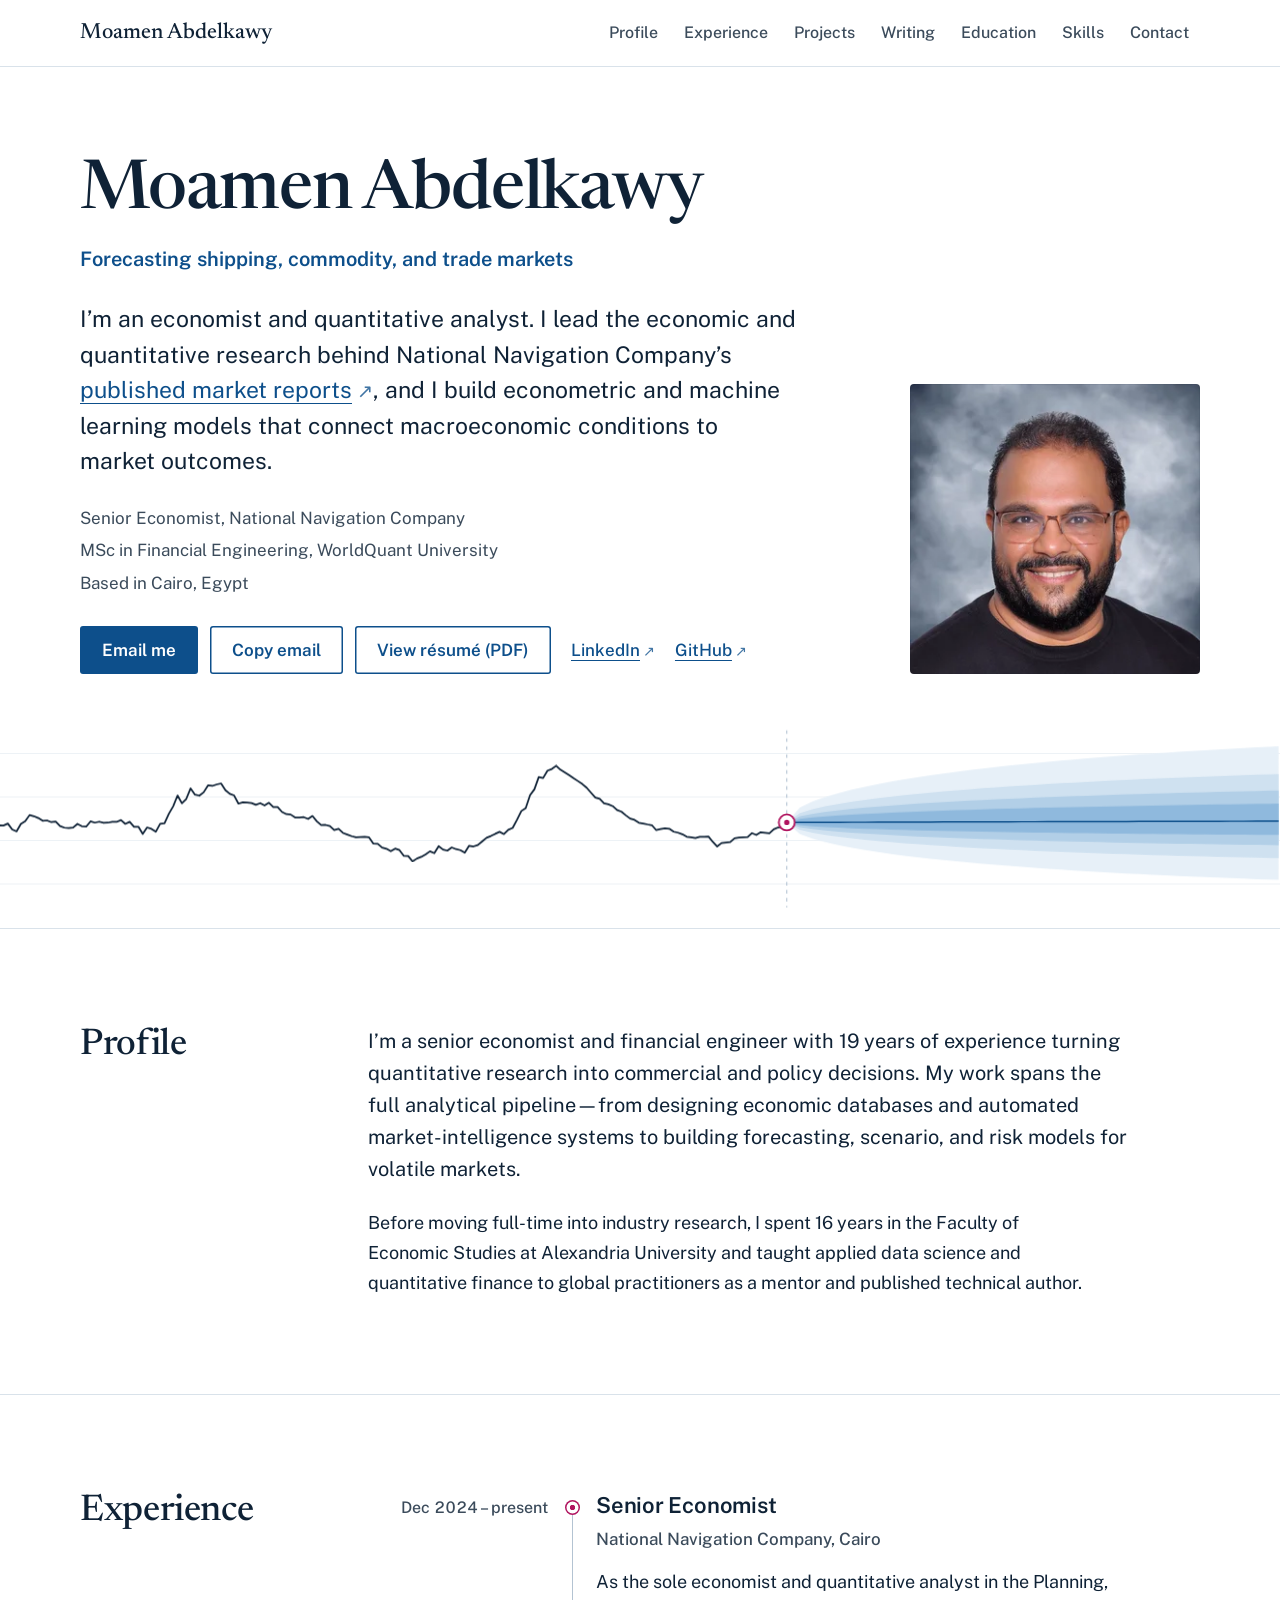
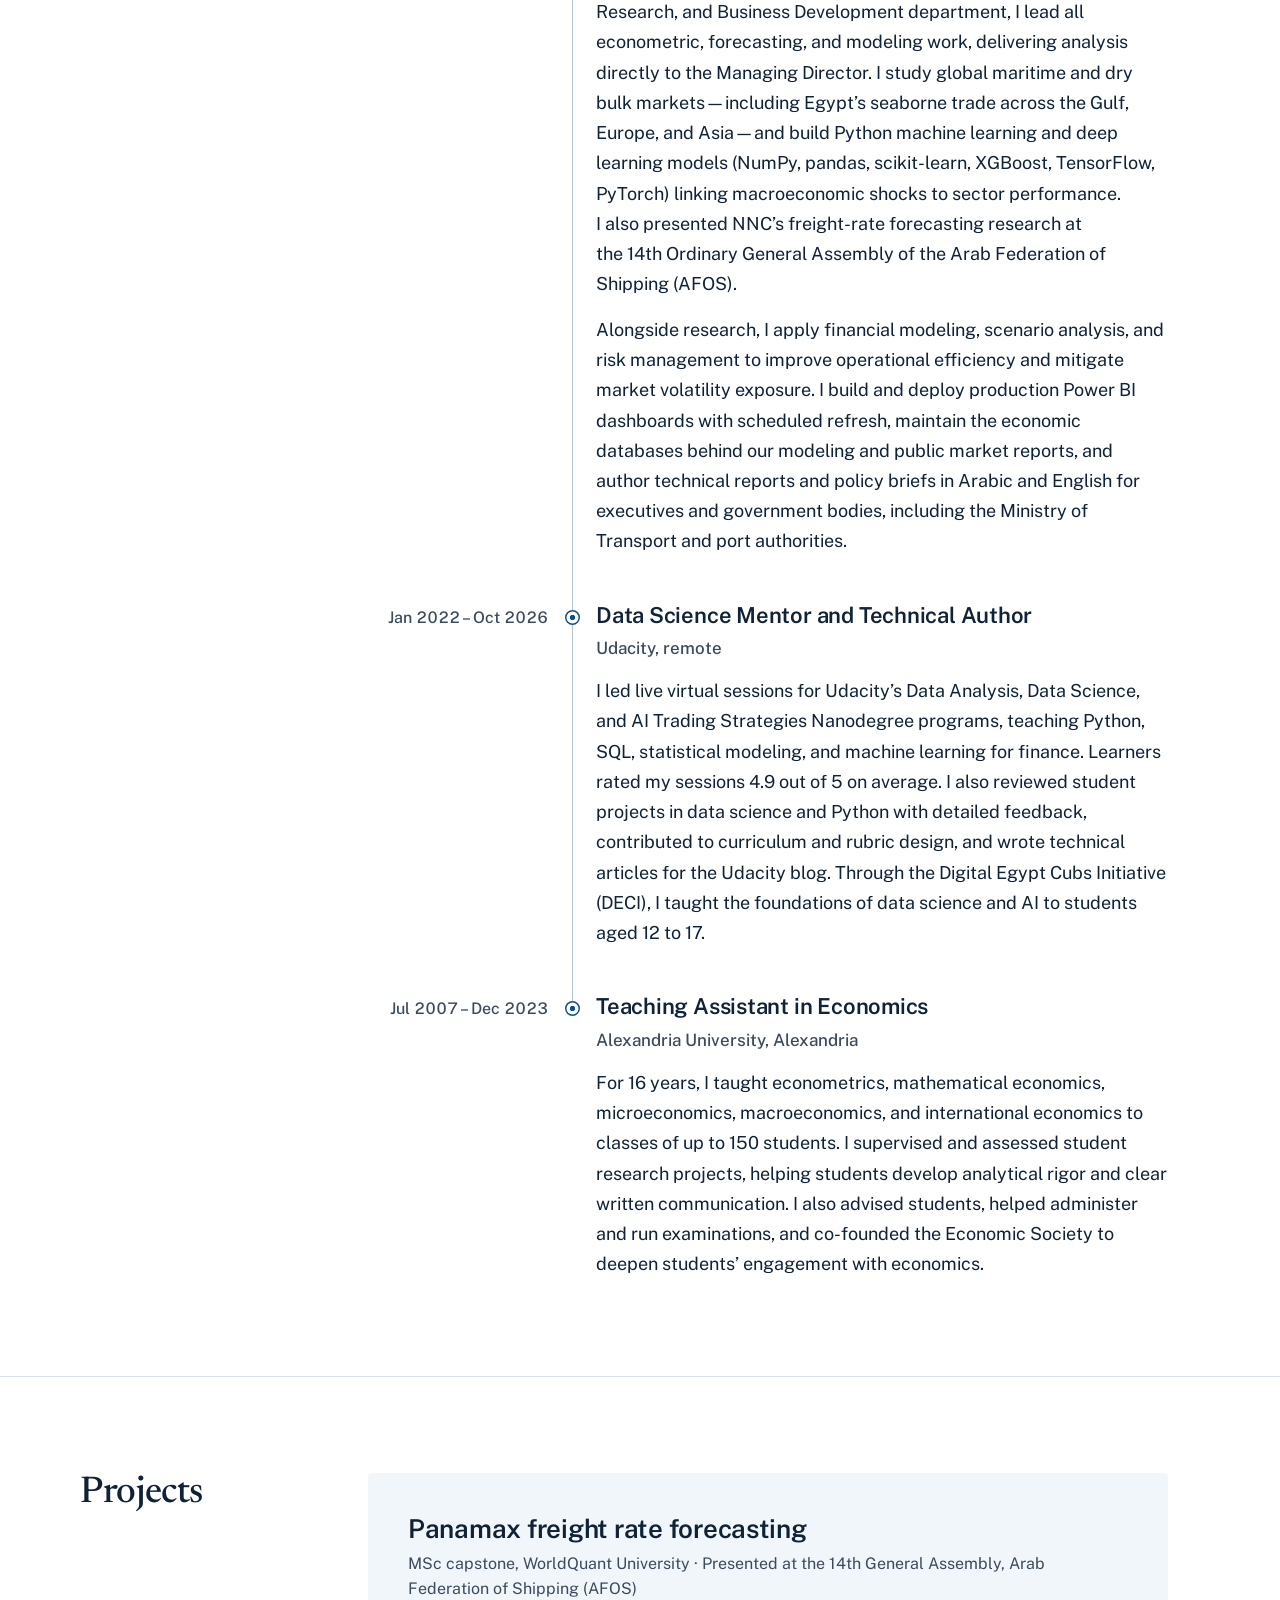
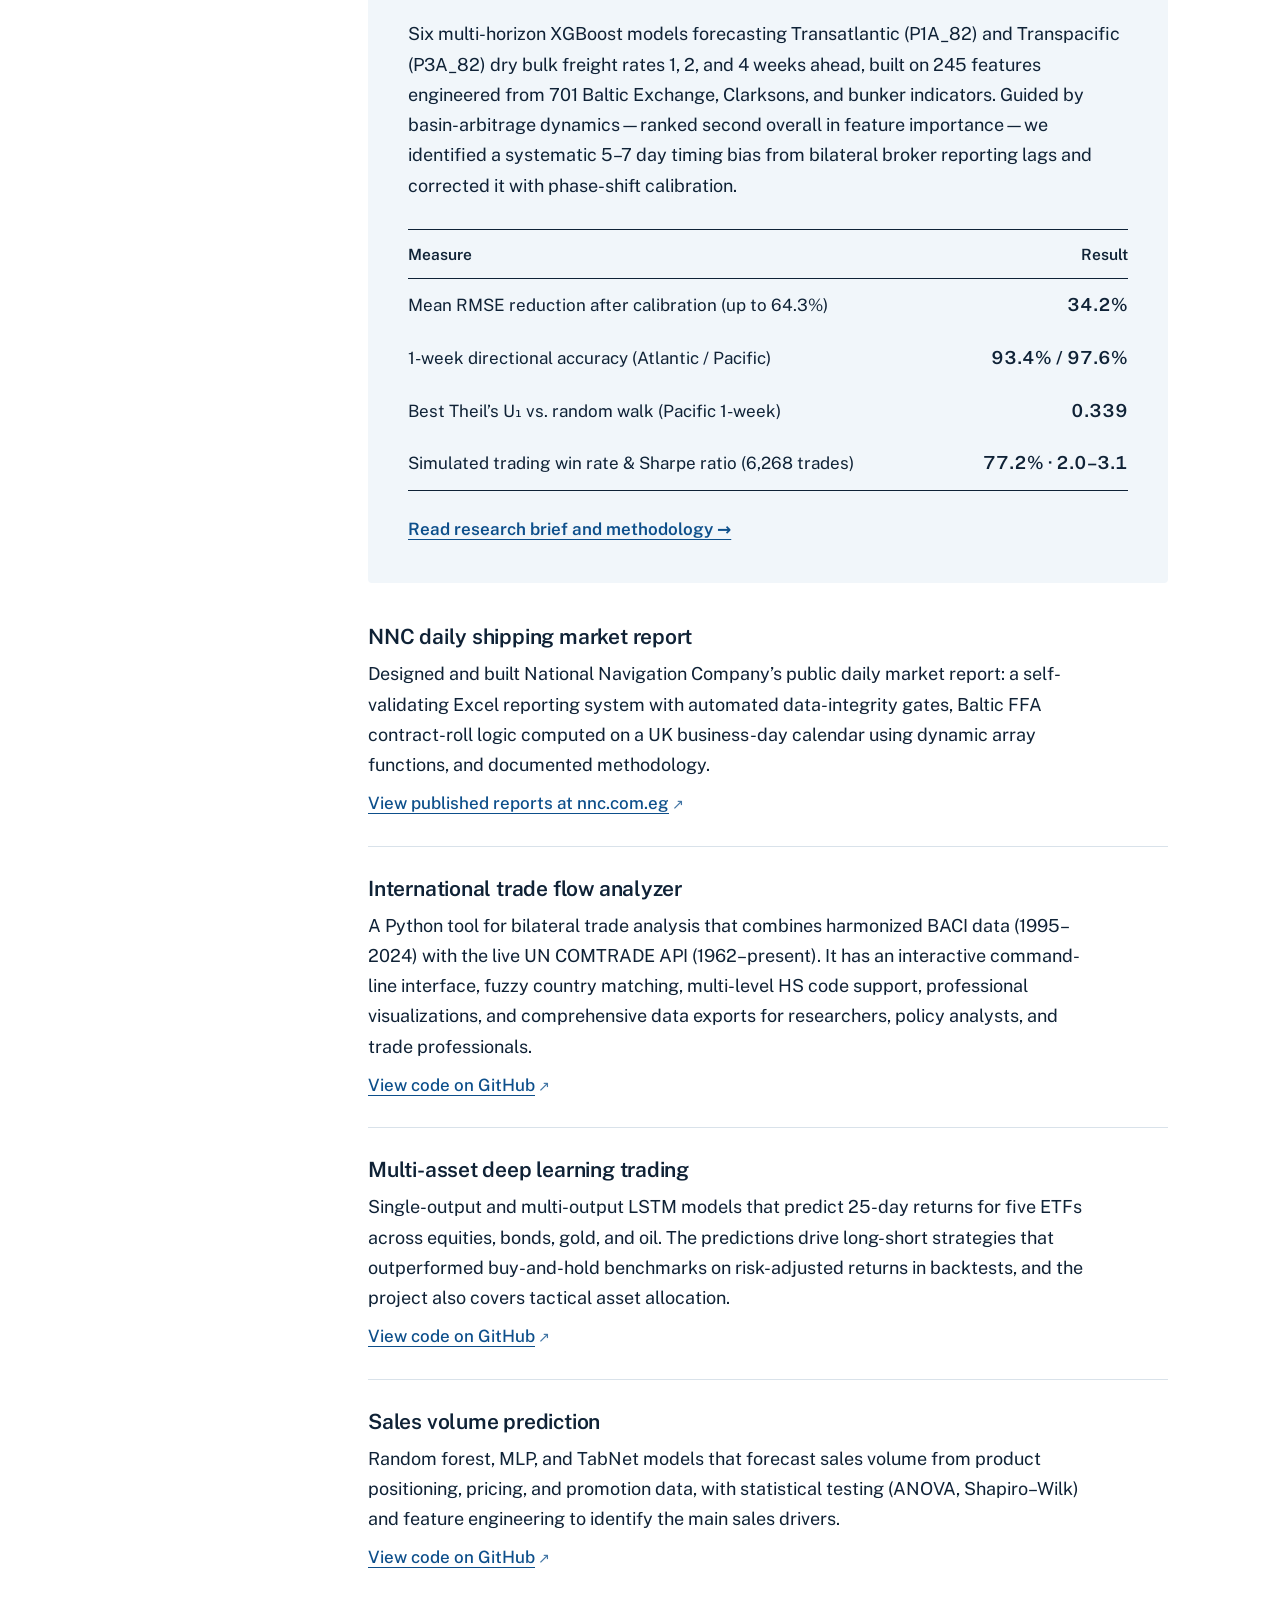
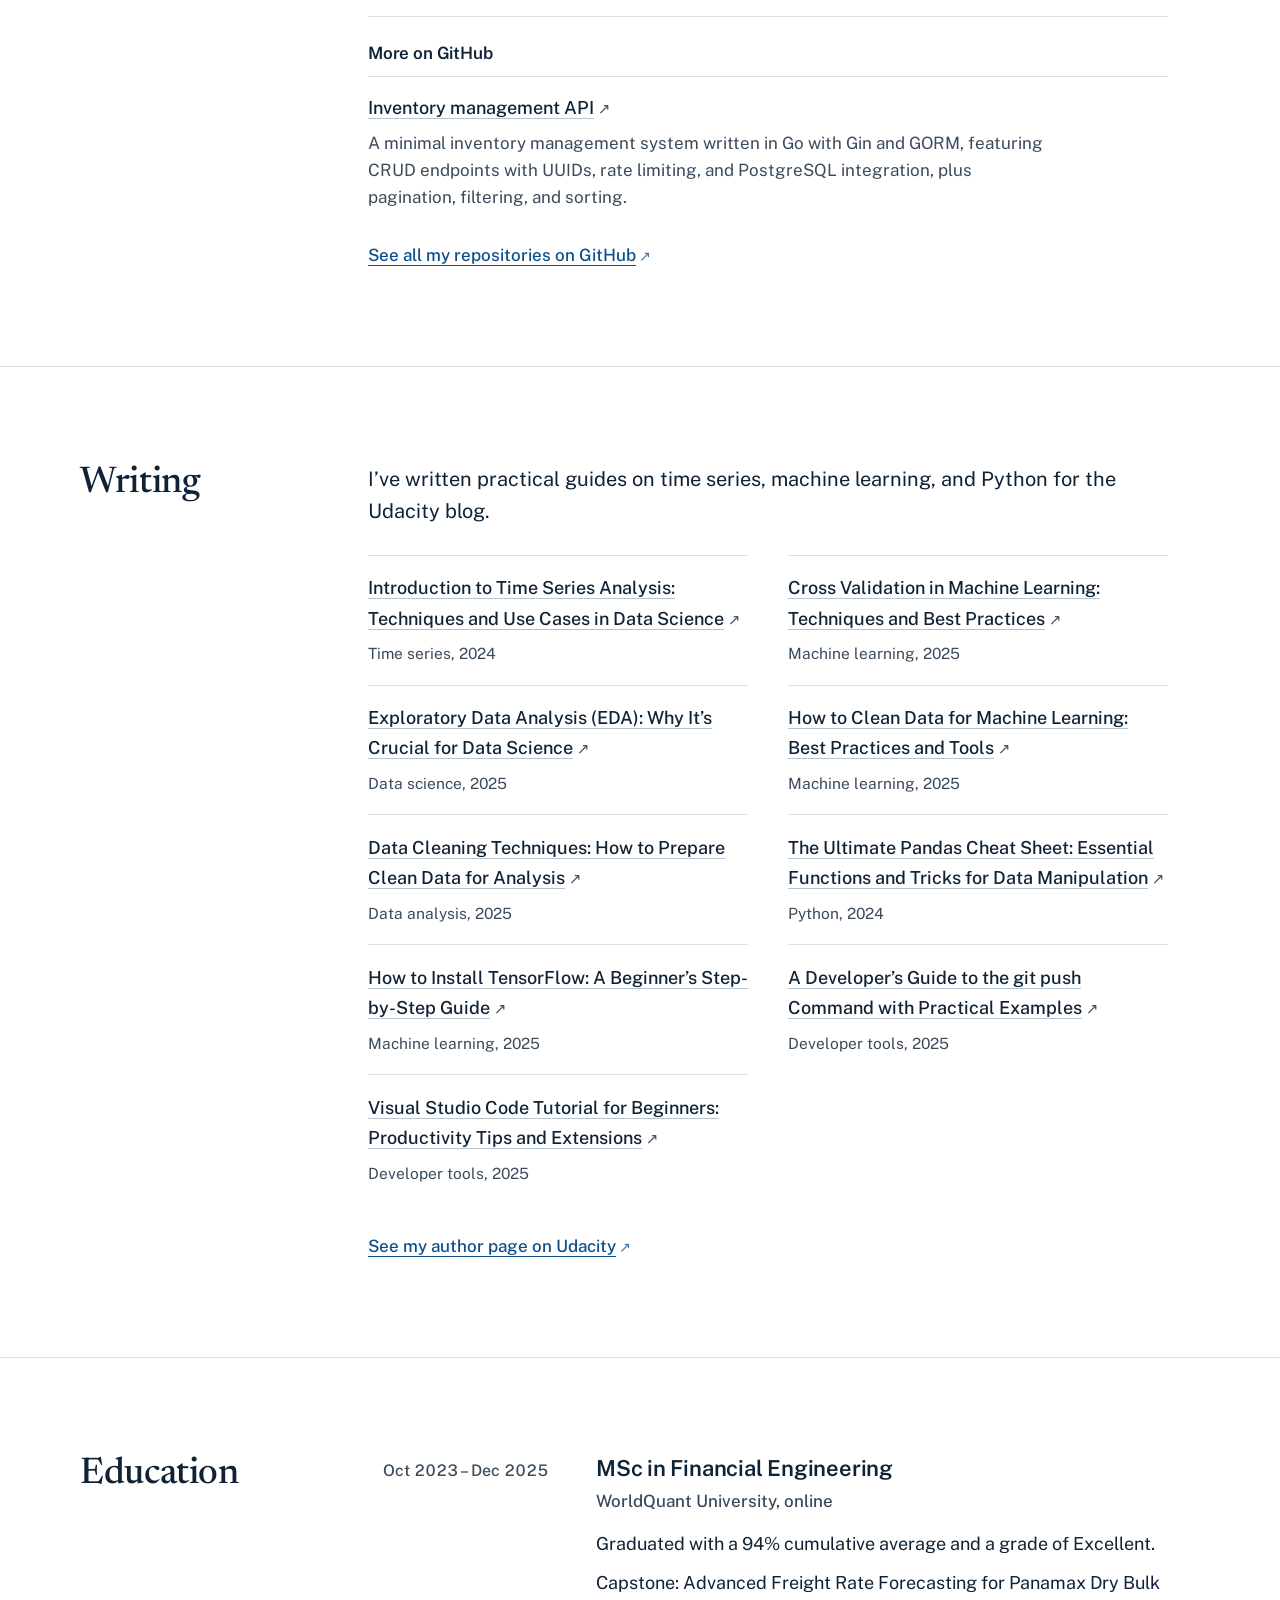
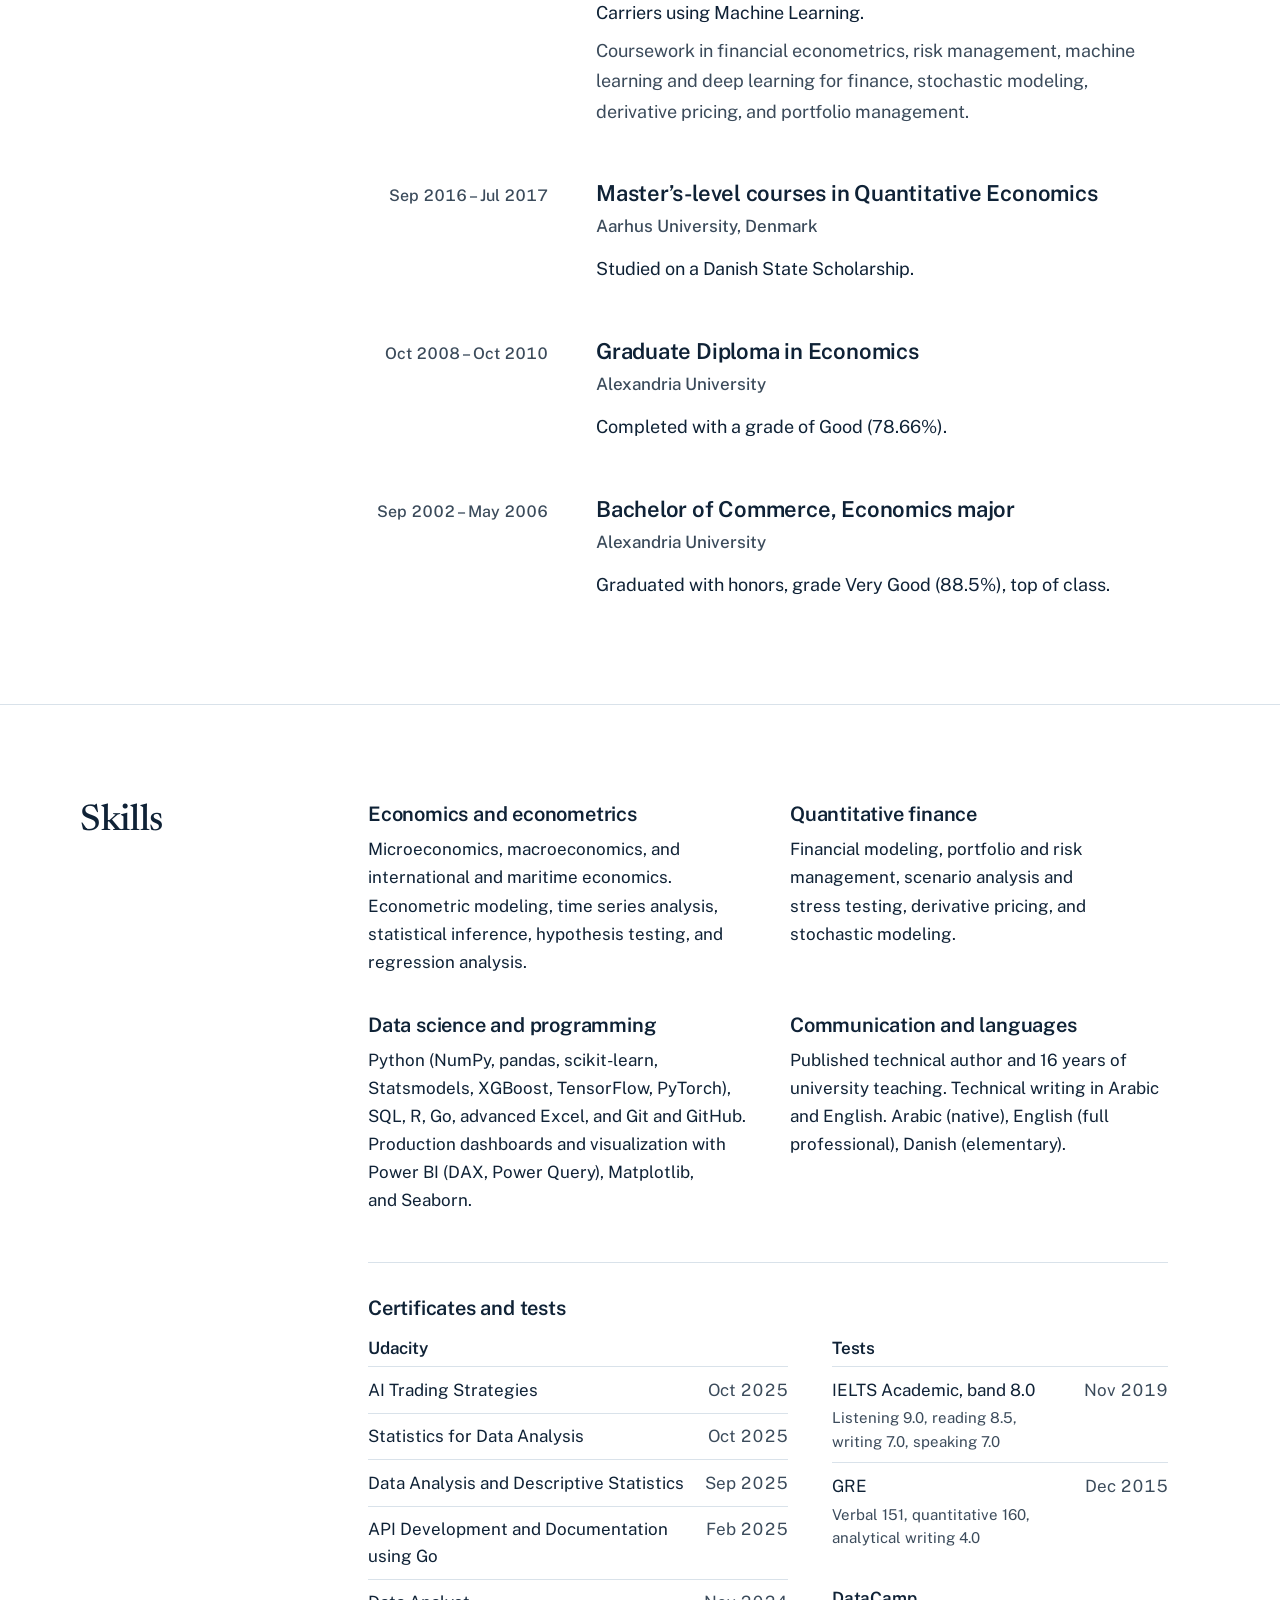
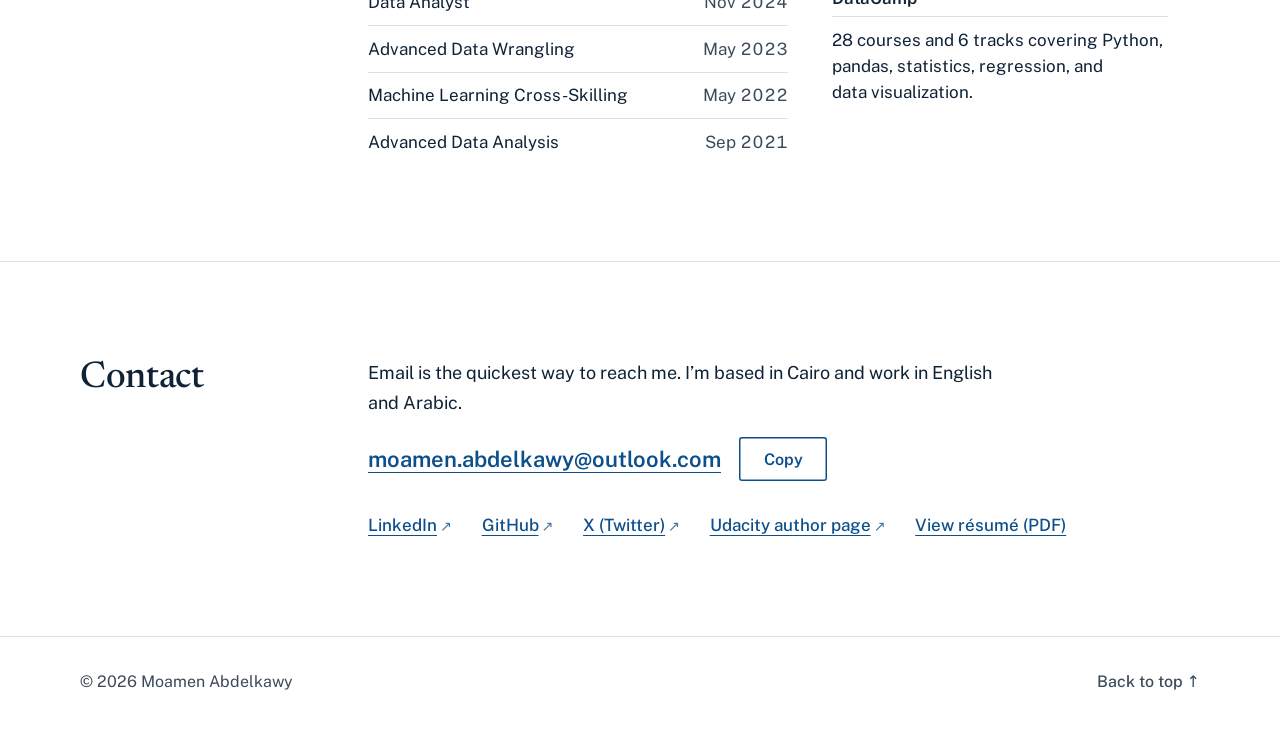
<file: index.html>
<!DOCTYPE html>
<html lang="en">
<head>
  <meta charset="utf-8">
  <meta name="viewport" content="width=device-width, initial-scale=1">
  <title>Moamen Abdelkawy | Economist, quant, and data scientist</title>
  <meta name="description" content="Moamen Abdelkawy is a Cairo-based economist, quant, and data scientist: Senior Economist at National Navigation Company, MSc in Financial Engineering, and published technical author.">
  <meta name="author" content="Moamen Abdelkawy">
  <link rel="canonical" href="https://moamen-abdelkawy.github.io/">
  <meta name="color-scheme" content="light">
  <meta name="theme-color" content="#FFFFFF">

  <meta property="og:type" content="profile">
  <meta property="og:site_name" content="Moamen Abdelkawy">
  <meta property="og:title" content="Moamen Abdelkawy | Economist, quant, and data scientist">
  <meta property="og:description" content="Senior Economist at National Navigation Company. Econometrics and machine learning for shipping, commodity, and financial markets.">
  <meta property="og:url" content="https://moamen-abdelkawy.github.io/">
  <meta property="og:image" content="https://moamen-abdelkawy.github.io/og-card.png">
  <meta property="og:image:type" content="image/png">
  <meta property="og:image:width" content="1200">
  <meta property="og:image:height" content="630">
  <meta property="og:image:alt" content="Moamen Abdelkawy — Economist, Quant, and Data Scientist, with forecast fan chart">
  <meta property="profile:first_name" content="Moamen">
  <meta property="profile:last_name" content="Abdelkawy">
  <meta name="twitter:card" content="summary_large_image">
  <meta name="twitter:creator" content="@MoamenAbdelkawy">
  <meta name="twitter:image" content="https://moamen-abdelkawy.github.io/og-card.png">

  <link rel="icon" href="data:image/svg+xml,%3Csvg xmlns='http://www.w3.org/2000/svg' viewBox='0 0 32 32'%3E%3Crect width='32' height='32' rx='7' fill='%230F2236'/%3E%3Cpath d='M17 17 L29.5 7 V27.5 Z' fill='%233F72A3'/%3E%3Cpath d='M17 17 L29.5 12.5 V22 Z' fill='%238FB9DD'/%3E%3Cpath d='M3.5 19.5 L7 15.5 L10.5 18.5 L13.5 13.5 L17 17' fill='none' stroke='%23fff' stroke-width='2.2' stroke-linejoin='round' stroke-linecap='round'/%3E%3C/svg%3E">
  <link rel="preload" href="fonts/public-sans-latin.woff2" as="font" type="font/woff2" crossorigin>
  <link rel="preload" href="fonts/newsreader-latin.woff2" as="font" type="font/woff2" crossorigin>
  <link rel="stylesheet" href="styles.css">

  <script type="application/ld+json">
  {
    "@context": "https://schema.org",
    "@type": "Person",
    "name": "Moamen Abdelkawy",
    "url": "https://moamen-abdelkawy.github.io/",
    "image": "https://moamen-abdelkawy.github.io/profile-image.jpeg",
    "jobTitle": "Senior Economist",
    "worksFor": {
      "@type": "Organization",
      "name": "National Navigation Company",
      "url": "https://nnc.com.eg/"
    },
    "alumniOf": [
      { "@type": "CollegeOrUniversity", "name": "WorldQuant University" },
      { "@type": "CollegeOrUniversity", "name": "Aarhus University" },
      { "@type": "CollegeOrUniversity", "name": "Alexandria University" }
    ],
    "address": { "@type": "PostalAddress", "addressLocality": "Cairo", "addressCountry": "EG" },
    "email": "moamen.abdelkawy@outlook.com",
    "knowsLanguage": ["ar", "en"],
    "knowsAbout": ["Economics", "Econometrics", "Maritime economics", "Quantitative finance", "Time series forecasting", "Machine learning"],
    "sameAs": [
      "https://www.linkedin.com/in/moamen-abdelkawy",
      "https://github.com/Moamen-Abdelkawy",
      "https://x.com/MoamenAbdelkawy",
      "https://www.udacity.com/blog/author/moamen-abdelkawy/"
    ]
  }
  </script>
</head>
<body>
  <a class="skip-link" href="#main">Skip to content</a>

  <header class="site-header">
    <div class="site-header__inner">
      <a class="site-header__name" href="#top">Moamen Abdelkawy</a>
      <nav class="site-nav" aria-label="Sections">
        <ul class="site-nav__list">
          <li><a href="#profile">Profile</a></li>
          <li><a href="#experience">Experience</a></li>
          <li><a href="#projects">Projects</a></li>
          <li><a href="#writing">Writing</a></li>
          <li><a href="#education">Education</a></li>
          <li><a href="#skills">Skills</a></li>
          <li><a href="#contact">Contact</a></li>
        </ul>
      </nav>
    </div>
  </header>

  <main id="main" tabindex="-1">
    <!-- Hero -->
    <section class="hero" id="top" aria-labelledby="hero-name">
      <div class="hero__inner">
        <div class="hero__text">
          <h1 class="hero__name" id="hero-name">Moamen Abdelkawy</h1>
          <p class="hero__role">Forecasting shipping, commodity, and trade markets</p>
          <p class="hero__lede">I’m an economist and quantitative analyst. I lead the economic and quantitative research behind National Navigation Company’s <a href="https://nnc.com.eg/reports-download" target="_blank" rel="noopener">published market reports<span class="ext" aria-hidden="true">&nbsp;↗</span></a>, and I build econometric and machine learning models that connect macroeconomic conditions to market outcomes.</p>
          <ul class="hero__facts">
            <li>Senior Economist, National Navigation Company</li>
            <li>MSc in Financial Engineering, WorldQuant University</li>
            <li>Based in Cairo, Egypt</li>
          </ul>
          <p class="print-contact">moamen.abdelkawy@outlook.com · moamen-abdelkawy.github.io · linkedin.com/in/moamen-abdelkawy · github.com/Moamen-Abdelkawy</p>
          <div class="hero__actions">
            <a class="button button--primary" href="mailto:moamen.abdelkawy@outlook.com">Email me</a>
            <button class="button button--secondary copy-button" type="button" data-copy="moamen.abdelkawy@outlook.com" data-label="Copy email" hidden>Copy email</button>
            <a class="button button--secondary" href="Moamen_Abdelkawy_Resume.pdf" target="_blank" rel="noopener">View résumé (PDF)</a>
            <span class="hero__profiles">
              <a href="https://www.linkedin.com/in/moamen-abdelkawy" target="_blank" rel="noopener">LinkedIn<span class="ext" aria-hidden="true">&nbsp;↗</span></a>
              <a href="https://github.com/Moamen-Abdelkawy" target="_blank" rel="noopener">GitHub<span class="ext" aria-hidden="true">&nbsp;↗</span></a>
            </span>
            <p class="copy-status visually-hidden" role="status" aria-live="polite"></p>
          </div>
        </div>
        <figure class="hero__portrait">
          <picture>
            <source type="image/webp" srcset="assets/profile-300.webp 300w, assets/profile-600.webp 600w" sizes="(max-width: 780px) 132px, 290px">
            <img src="profile-image.jpeg" alt="Portrait of Moamen Abdelkawy" width="800" height="800" fetchpriority="high">
          </picture>
        </figure>
      </div>

      <!-- Decorative: a forecast fan chart. History runs to a position fix
           (the present), then bands of uncertainty widen ahead. -->
      <div class="horizon" aria-hidden="true">
        <svg viewBox="0 0 2000 300" preserveAspectRatio="xMaxYMid slice" focusable="false">
          <g class="horizon__grid">
            <line x1="0" x2="2000" y1="60" y2="60"/>
            <line x1="0" x2="2000" y1="120" y2="120"/>
            <line x1="0" x2="2000" y1="180" y2="180"/>
            <line x1="0" x2="2000" y1="240" y2="240"/>
          </g>
          <line class="horizon__origin" x1="1320" x2="1320" y1="28" y2="272"/>
          <g class="horizon__fan">
            <path class="band band--90" d="M1320,155 L1338,134.3 L1356,125.9 L1374,119.6 L1392,114.3 L1410,109.7 L1428,105.7 L1446,102 L1464,98.6 L1482,95.5 L1500,92.6 L1518,89.9 L1536,87.4 L1554,85 L1572,82.8 L1590,80.6 L1608,78.6 L1626,76.6 L1644,74.8 L1662,73 L1680,71.3 L1698,69.7 L1716,68.2 L1734,66.7 L1752,65.2 L1770,63.9 L1788,62.5 L1806,61.2 L1824,60 L1842,58.8 L1860,57.7 L1878,56.5 L1896,55.5 L1914,54.4 L1932,53.4 L1950,52.5 L1968,51.5 L1986,50.6 L1998,50 L1998,234.2 L1986,233.8 L1968,233.2 L1950,232.5 L1932,231.8 L1914,231.1 L1896,230.3 L1878,229.6 L1860,228.8 L1842,227.9 L1824,227.1 L1806,226.2 L1788,225.3 L1770,224.3 L1752,223.3 L1734,222.2 L1716,221.2 L1698,220 L1680,218.8 L1662,217.6 L1644,216.3 L1626,214.9 L1608,213.5 L1590,212 L1572,210.4 L1554,208.7 L1536,206.9 L1518,205 L1500,203 L1482,200.8 L1464,198.5 L1446,195.9 L1428,193.1 L1410,190.1 L1392,186.6 L1374,182.5 L1356,177.6 L1338,171.1 L1320,155 Z"/>
            <path class="band band--70" d="M1320,155 L1338,142 L1356,136.6 L1374,132.6 L1392,129.3 L1410,126.4 L1428,123.8 L1446,121.5 L1464,119.3 L1482,117.4 L1500,115.5 L1518,113.8 L1536,112.2 L1554,110.7 L1572,109.2 L1590,107.8 L1608,106.5 L1626,105.3 L1644,104.1 L1662,103 L1680,101.9 L1698,100.9 L1716,99.9 L1734,98.9 L1752,98 L1770,97.1 L1788,96.3 L1806,95.4 L1824,94.6 L1842,93.9 L1860,93.1 L1878,92.4 L1896,91.7 L1914,91.1 L1932,90.4 L1950,89.8 L1968,89.2 L1986,88.6 L1998,88.2 L1998,204.2 L1986,204 L1968,203.6 L1950,203.2 L1932,202.8 L1914,202.3 L1896,201.9 L1878,201.4 L1860,200.9 L1842,200.4 L1824,199.9 L1806,199.3 L1788,198.8 L1770,198.2 L1752,197.5 L1734,196.9 L1716,196.2 L1698,195.5 L1680,194.8 L1662,194 L1644,193.2 L1626,192.4 L1608,191.5 L1590,190.6 L1572,189.6 L1554,188.5 L1536,187.4 L1518,186.3 L1500,185 L1482,183.7 L1464,182.2 L1446,180.6 L1428,178.9 L1410,177 L1392,174.8 L1374,172.3 L1356,169.2 L1338,165.1 L1320,155 Z"/>
            <path class="band band--50" d="M1320,155 L1338,146.5 L1356,143 L1374,140.4 L1392,138.2 L1410,136.3 L1428,134.6 L1446,133 L1464,131.6 L1482,130.3 L1500,129.1 L1518,128 L1536,126.9 L1554,125.9 L1572,124.9 L1590,124 L1608,123.2 L1626,122.4 L1644,121.6 L1662,120.8 L1680,120.1 L1698,119.4 L1716,118.7 L1734,118.1 L1752,117.5 L1770,116.9 L1788,116.3 L1806,115.8 L1824,115.2 L1842,114.7 L1860,114.2 L1878,113.7 L1896,113.3 L1914,112.8 L1932,112.4 L1950,112 L1968,111.6 L1986,111.2 L1998,110.9 L1998,186.4 L1986,186.2 L1968,186 L1950,185.7 L1932,185.5 L1914,185.2 L1896,184.9 L1878,184.6 L1860,184.3 L1842,184 L1824,183.7 L1806,183.4 L1788,183 L1770,182.6 L1752,182.2 L1734,181.8 L1716,181.4 L1698,181 L1680,180.5 L1662,180 L1644,179.5 L1626,179 L1608,178.4 L1590,177.9 L1572,177.2 L1554,176.6 L1536,175.9 L1518,175.1 L1500,174.3 L1482,173.5 L1464,172.5 L1446,171.5 L1428,170.4 L1410,169.2 L1392,167.8 L1374,166.2 L1356,164.2 L1338,161.6 L1320,155 Z"/>
            <path class="band band--30" d="M1320,155 L1338,150.1 L1356,148.1 L1374,146.6 L1392,145.3 L1410,144.2 L1428,143.2 L1446,142.3 L1464,141.5 L1482,140.7 L1500,140 L1518,139.3 L1536,138.7 L1554,138.1 L1572,137.5 L1590,137 L1608,136.4 L1626,136 L1644,135.5 L1662,135 L1680,134.6 L1698,134.2 L1716,133.8 L1734,133.4 L1752,133 L1770,132.7 L1788,132.3 L1806,132 L1824,131.7 L1842,131.4 L1860,131.1 L1878,130.8 L1896,130.5 L1914,130.2 L1932,129.9 L1950,129.7 L1968,129.4 L1986,129.2 L1998,129 L1998,172.2 L1986,172.1 L1968,172 L1950,171.8 L1932,171.7 L1914,171.6 L1896,171.4 L1878,171.3 L1860,171.1 L1842,170.9 L1824,170.8 L1806,170.6 L1788,170.4 L1770,170.2 L1752,170 L1734,169.8 L1716,169.6 L1698,169.4 L1680,169.1 L1662,168.9 L1644,168.6 L1626,168.3 L1608,168 L1590,167.7 L1572,167.4 L1554,167 L1536,166.6 L1518,166.2 L1500,165.8 L1482,165.3 L1464,164.8 L1446,164.3 L1428,163.7 L1410,163 L1392,162.2 L1374,161.3 L1356,160.2 L1338,158.7 L1320,155 Z"/>
            <path class="horizon__median" d="M1320,155 L1338,154.9 L1356,154.9 L1374,154.8 L1392,154.8 L1410,154.7 L1428,154.7 L1446,154.6 L1464,154.5 L1482,154.5 L1500,154.4 L1518,154.4 L1536,154.3 L1554,154.3 L1572,154.2 L1590,154.2 L1608,154.1 L1626,154.1 L1644,154 L1662,154 L1680,153.9 L1698,153.9 L1716,153.8 L1734,153.8 L1752,153.7 L1770,153.7 L1788,153.7 L1806,153.6 L1824,153.6 L1842,153.5 L1860,153.5 L1878,153.4 L1896,153.4 L1914,153.4 L1932,153.3 L1950,153.3 L1968,153.2 L1986,153.2 L1998,153.2"/>
          </g>
          <path class="horizon__history" pathLength="1" d="M0,165.2 L6,166.6 L12,170.2 L18,170.8 L24,172.8 L30,172.8 L36,170.5 L42,179.7 L48,180 L54,178.7 L60,180.1 L66,185.4 L72,185.8 L78,184 L84,183.1 L90,187 L96,190.3 L102,189.3 L108,192.8 L114,190.3 L120,184.8 L126,182 L132,188.7 L138,182.8 L144,185 L150,185.3 L156,179.5 L162,179 L168,178.6 L174,177.9 L180,176.9 L186,174.6 L192,168.6 L198,171.3 L204,176.2 L210,171.7 L216,170.5 L222,167.6 L228,161.3 L234,158.9 L240,159.3 L246,156.5 L252,164.6 L258,167.3 L264,157.1 L270,153.4 L276,144.8 L282,146.4 L288,148.9 L294,152.7 L300,152.2 L306,154.6 L312,153.7 L318,159.9 L324,162.2 L330,162.7 L336,162.1 L342,157 L348,160.2 L354,160.8 L360,153.5 L366,155.3 L372,153.9 L378,155.6 L384,155.3 L390,154.1 L396,154.2 L402,151.7 L408,157 L414,154.1 L420,161 L426,160.9 L432,170.8 L438,161.9 L444,163.8 L450,167.8 L456,156.9 L462,156.2 L468,143 L474,132.7 L480,117.8 L486,128.6 L492,122.6 L498,108 L504,116.6 L510,118.1 L516,113.4 L522,103.9 L528,104.6 L534,102.6 L540,101.2 L546,110.5 L552,115.5 L558,117.8 L564,129.1 L570,127.2 L576,127.7 L582,128.2 L588,130.6 L594,128.4 L600,131.6 L606,127.8 L612,133.7 L618,133.8 L624,140.5 L630,143.5 L636,144.1 L642,148.1 L648,148.1 L654,147.7 L660,150.2 L666,146.1 L672,153.4 L678,158.7 L684,158.4 L690,159.9 L696,165.5 L702,163.8 L708,169.4 L714,171.6 L720,173.9 L726,175.4 L732,175.2 L738,174.9 L744,175.6 L750,184.2 L756,184.5 L762,189.6 L768,191.3 L774,194.7 L780,191 L786,193.1 L792,201.1 L798,201.3 L804,208.8 L810,204.8 L816,202.4 L822,199 L828,194.8 L834,197.4 L840,187.7 L846,192.3 L852,193.9 L858,189.5 L864,191.8 L870,193.2 L876,196.7 L882,187.1 L888,188.1 L894,186.1 L900,181.2 L906,176.1 L912,173.7 L918,170.7 L924,167.9 L930,171.1 L936,165.1 L942,162.5 L948,151.4 L954,139.3 L960,135.2 L966,117.5 L972,109.3 L978,92.4 L984,93.8 L990,83.7 L996,81.3 L1002,76.9 L1008,82.3 L1014,86 L1020,89.9 L1026,94 L1032,97.9 L1038,102 L1044,107.1 L1050,114 L1056,120.6 L1062,122.5 L1068,128.7 L1074,130 L1080,132.5 L1086,137.9 L1092,140.2 L1098,145.1 L1104,149.6 L1110,151.4 L1116,155.4 L1122,156.4 L1128,157.7 L1134,158.8 L1140,165.6 L1146,164.2 L1152,163.2 L1158,163.7 L1164,167.7 L1170,169.1 L1176,171.3 L1182,174.7 L1188,175.4 L1194,176.5 L1200,174.7 L1206,174.7 L1212,174.5 L1218,181.8 L1224,188.1 L1230,183.4 L1236,182.6 L1242,182.1 L1248,176.9 L1254,175.9 L1260,175.6 L1266,175.2 L1272,169.7 L1278,172.2 L1284,168.5 L1290,169.2 L1296,169.9 L1302,164.5 L1308,161.9 L1314,160.8 L1320,155"/>
          <g class="horizon__fix">
            <circle class="fix__ring" cx="1320" cy="155.0" r="11"/>
            <circle class="fix__dot" cx="1320" cy="155.0" r="3.6"/>
          </g>
        </svg>
      </div>
    </section>

    <!-- Profile -->
    <section class="section" id="profile" aria-labelledby="profile-title">
      <div class="section__inner">
        <h2 class="section__title" id="profile-title">Profile</h2>
        <div class="section__body prose">
          <p>I’m a senior economist and financial engineer with 19 years of experience turning quantitative research into commercial and policy decisions. My work spans the full analytical pipeline—from designing economic databases and automated market-intelligence systems to building forecasting, scenario, and risk models for volatile markets.</p>
          <p>Before moving full-time into industry research, I spent 16 years in the Faculty of Economic Studies at Alexandria University and taught applied data science and quantitative finance to global practitioners as a mentor and published technical author.</p>
        </div>
      </div>
    </section>

    <!-- Experience -->
    <section class="section" id="experience" aria-labelledby="experience-title">
      <div class="section__inner">
        <h2 class="section__title" id="experience-title">Experience</h2>
        <div class="section__body">
          <ol class="track">
            <li class="role role--current">
              <p class="role__dates"><time datetime="2024-12">Dec 2024</time> – present</p>
              <div class="role__body">
                <h3 class="role__title">Senior Economist</h3>
                <p class="role__org">National Navigation Company, Cairo</p>
                <div class="role__text">
                  <p>As the sole economist and quantitative analyst in the Planning, Research, and Business Development department, I lead all econometric, forecasting, and modeling work, delivering analysis directly to the Managing Director. I study global maritime and dry bulk markets—including Egypt’s seaborne trade across the Gulf, Europe, and Asia—and build Python machine learning and deep learning models (NumPy, pandas, scikit-learn, XGBoost, TensorFlow, PyTorch) linking macroeconomic shocks to sector performance. I also presented NNC’s freight-rate forecasting research at the 14th Ordinary General Assembly of the Arab Federation of Shipping (AFOS).</p>
                  <p>Alongside research, I apply financial modeling, scenario analysis, and risk management to improve operational efficiency and mitigate market volatility exposure. I build and deploy production Power BI dashboards with scheduled refresh, maintain the economic databases behind our modeling and public market reports, and author technical reports and policy briefs in Arabic and English for executives and government bodies, including the Ministry of Transport and port authorities.</p>
                </div>
              </div>
            </li>
            <li class="role">
              <p class="role__dates"><time datetime="2022-01">Jan 2022</time> – <time datetime="2026-10">Oct 2026</time></p>
              <div class="role__body">
                <h3 class="role__title">Data Science Mentor and Technical Author</h3>
                <p class="role__org">Udacity, remote</p>
                <div class="role__text">
                  <p>I led live virtual sessions for Udacity’s Data Analysis, Data Science, and AI Trading Strategies Nanodegree programs, teaching Python, SQL, statistical modeling, and machine learning for finance. Learners rated my sessions 4.9 out of 5 on average. I also reviewed student projects in data science and Python with detailed feedback, contributed to curriculum and rubric design, and wrote technical articles for the Udacity blog. Through the Digital Egypt Cubs Initiative (DECI), I taught the foundations of data science and AI to students aged 12 to 17.</p>
                </div>
              </div>
            </li>
            <li class="role">
              <p class="role__dates"><time datetime="2007-07">Jul 2007</time> – <time datetime="2023-12">Dec 2023</time></p>
              <div class="role__body">
                <h3 class="role__title">Teaching Assistant in Economics</h3>
                <p class="role__org">Alexandria University, Alexandria</p>
                <div class="role__text">
                  <p>For 16 years, I taught econometrics, mathematical economics, microeconomics, macroeconomics, and international economics to classes of up to 150 students. I supervised and assessed student research projects, helping students develop analytical rigor and clear written communication. I also advised students, helped administer and run examinations, and co-founded the Economic Society to deepen students’ engagement with economics.</p>
                </div>
              </div>
            </li>
          </ol>
        </div>
      </div>
    </section>

    <!-- Projects -->
    <section class="section" id="projects" aria-labelledby="projects-title">
      <div class="section__inner">
        <h2 class="section__title" id="projects-title">Projects</h2>
        <div class="section__body">
          <article class="feature">
            <h3 class="feature__title">Panamax freight rate forecasting</h3>
            <p class="feature__meta">MSc capstone, WorldQuant University · Presented at the 14th General Assembly, Arab Federation of Shipping (AFOS)</p>
            <p>Six multi-horizon XGBoost models forecasting Transatlantic (P1A_82) and Transpacific (P3A_82) dry bulk freight rates 1, 2, and 4 weeks ahead, built on 245 features engineered from 701 Baltic Exchange, Clarksons, and bunker indicators. Guided by basin-arbitrage dynamics—ranked second overall in feature importance—we identified a systematic 5–7 day timing bias from bilateral broker reporting lags and corrected it with phase-shift calibration.</p>
            <table class="results">
              <caption class="visually-hidden">Summary results of the Panamax freight rate forecasting system</caption>
              <thead>
                <tr><th scope="col">Measure</th><th scope="col">Result</th></tr>
              </thead>
              <tbody>
                <tr><th scope="row">Mean RMSE reduction after calibration (up to 64.3%)</th><td>34.2%</td></tr>
                <tr><th scope="row">1-week directional accuracy (Atlantic / Pacific)</th><td>93.4% / 97.6%</td></tr>
                <tr><th scope="row">Best Theil’s U₁ vs. random walk (Pacific 1-week)</th><td>0.339</td></tr>
                <tr><th scope="row">Simulated trading win rate &amp; Sharpe ratio (6,268 trades)</th><td>77.2% · 2.0–3.1</td></tr>
              </tbody>
            </table>
            <p class="feature__links"><a href="panamax-forecasting.html">Read research brief and methodology →</a></p>
          </article>

          <div class="projects">
            <article class="project">
              <h3 class="project__title">NNC daily shipping market report</h3>
              <p>Designed and built National Navigation Company’s public daily market report: a self-validating Excel reporting system with automated data-integrity gates, Baltic FFA contract-roll logic computed on a UK business-day calendar using dynamic array functions, and documented methodology.</p>
              <p class="project__links"><a href="https://nnc.com.eg/reports-download" target="_blank" rel="noopener">View published reports at nnc.com.eg<span class="ext" aria-hidden="true">&nbsp;↗</span></a></p>
            </article>
            <article class="project">
              <h3 class="project__title">International trade flow analyzer</h3>
              <p>A Python tool for bilateral trade analysis that combines harmonized BACI data (1995–2024) with the live UN COMTRADE API (1962–present). It has an interactive command-line interface, fuzzy country matching, multi-level HS code support, professional visualizations, and comprehensive data exports for researchers, policy analysts, and trade professionals.</p>
              <p class="project__links"><a href="https://github.com/Moamen-Abdelkawy/InternationalTradeAnalyzer" target="_blank" rel="noopener">View code on GitHub<span class="ext" aria-hidden="true">&nbsp;↗</span></a></p>
            </article>
            <article class="project">
              <h3 class="project__title">Multi-asset deep learning trading</h3>
              <p>Single-output and multi-output LSTM models that predict 25-day returns for five ETFs across equities, bonds, gold, and oil. The predictions drive long-short strategies that outperformed buy-and-hold benchmarks on risk-adjusted returns in backtests, and the project also covers tactical asset allocation.</p>
              <p class="project__links"><a href="https://github.com/Moamen-Abdelkawy/MultiAssetDLTrading" target="_blank" rel="noopener">View code on GitHub<span class="ext" aria-hidden="true">&nbsp;↗</span></a></p>
            </article>
            <article class="project">
              <h3 class="project__title">Sales volume prediction</h3>
              <p>Random forest, MLP, and TabNet models that forecast sales volume from product positioning, pricing, and promotion data, with statistical testing (ANOVA, Shapiro–Wilk) and feature engineering to identify the main sales drivers.</p>
              <p class="project__links"><a href="https://github.com/Moamen-Abdelkawy/SalesVolumePrediction" target="_blank" rel="noopener">View code on GitHub<span class="ext" aria-hidden="true">&nbsp;↗</span></a></p>
            </article>
          </div>

          <div class="more">
            <h3 class="more__title">More on GitHub</h3>
            <ul class="more__list">
              <li>
                <a href="https://github.com/Moamen-Abdelkawy/InventoryManagementAPI" target="_blank" rel="noopener">Inventory management API<span class="ext" aria-hidden="true">&nbsp;↗</span></a>
                <p>A minimal inventory management system written in Go with Gin and GORM, featuring CRUD endpoints with UUIDs, rate limiting, and PostgreSQL integration, plus pagination, filtering, and sorting.</p>
              </li>
            </ul>
            <p class="section__more"><a href="https://github.com/Moamen-Abdelkawy?tab=repositories" target="_blank" rel="noopener">See all my repositories on GitHub<span class="ext" aria-hidden="true">&nbsp;↗</span></a></p>
          </div>
        </div>
      </div>
    </section>

    <!-- Writing -->
    <section class="section" id="writing" aria-labelledby="writing-title">
      <div class="section__inner">
        <h2 class="section__title" id="writing-title">Writing</h2>
        <div class="section__body">
          <p class="section__intro">I’ve written practical guides on time series, machine learning, and Python for the Udacity blog.</p>
          <ul class="articles">
            <li><a href="https://www.udacity.com/blog/introduction-to-time-series-analysis-techniques-and-use-cases-in-data-science/" target="_blank" rel="noopener">Introduction to Time Series Analysis: Techniques and Use Cases in Data Science<span class="ext" aria-hidden="true">&nbsp;↗</span></a><span class="articles__meta">Time series, 2024</span></li>
            <li><a href="https://www.udacity.com/blog/cross-validation-in-machine-learning-techniques-and-best-practices/" target="_blank" rel="noopener">Cross Validation in Machine Learning: Techniques and Best Practices<span class="ext" aria-hidden="true">&nbsp;↗</span></a><span class="articles__meta">Machine learning, 2025</span></li>
            <li><a href="https://www.udacity.com/blog/exploratory-data-analysis-eda-why-its-crucial-for-data-science/" target="_blank" rel="noopener">Exploratory Data Analysis (EDA): Why It’s Crucial for Data Science<span class="ext" aria-hidden="true">&nbsp;↗</span></a><span class="articles__meta">Data science, 2025</span></li>
            <li><a href="https://www.udacity.com/blog/how-to-clean-data-for-machine-learning-best-practices-and-tools/" target="_blank" rel="noopener">How to Clean Data for Machine Learning: Best Practices and Tools<span class="ext" aria-hidden="true">&nbsp;↗</span></a><span class="articles__meta">Machine learning, 2025</span></li>
            <li><a href="https://www.udacity.com/blog/data-cleaning-techniques-how-to-prepare-clean-data-for-analysis/" target="_blank" rel="noopener">Data Cleaning Techniques: How to Prepare Clean Data for Analysis<span class="ext" aria-hidden="true">&nbsp;↗</span></a><span class="articles__meta">Data analysis, 2025</span></li>
            <li><a href="https://www.udacity.com/blog/the-ultimate-pandas-cheat-sheet-essential-functions-and-tricks-for-data-manipulation/" target="_blank" rel="noopener">The Ultimate Pandas Cheat Sheet: Essential Functions and Tricks for Data Manipulation<span class="ext" aria-hidden="true">&nbsp;↗</span></a><span class="articles__meta">Python, 2024</span></li>
            <li><a href="https://www.udacity.com/blog/how-to-install-tensorflow-a-beginners-step-by-step-guide/" target="_blank" rel="noopener">How to Install TensorFlow: A Beginner’s Step-by-Step Guide<span class="ext" aria-hidden="true">&nbsp;↗</span></a><span class="articles__meta">Machine learning, 2025</span></li>
            <li><a href="https://www.udacity.com/blog/a-developers-guide-to-the-git-push-command-with-practical-examples/" target="_blank" rel="noopener">A Developer’s Guide to the git push Command with Practical Examples<span class="ext" aria-hidden="true">&nbsp;↗</span></a><span class="articles__meta">Developer tools, 2025</span></li>
            <li><a href="https://www.udacity.com/blog/visual-studio-code-tutorial-for-beginners-productivity-tips-and-extensions/" target="_blank" rel="noopener">Visual Studio Code Tutorial for Beginners: Productivity Tips and Extensions<span class="ext" aria-hidden="true">&nbsp;↗</span></a><span class="articles__meta">Developer tools, 2025</span></li>
          </ul>
          <p class="section__more"><a href="https://www.udacity.com/blog/author/moamen-abdelkawy/" target="_blank" rel="noopener">See my author page on Udacity<span class="ext" aria-hidden="true">&nbsp;↗</span></a></p>
        </div>
      </div>
    </section>

    <!-- Education -->
    <section class="section" id="education" aria-labelledby="education-title">
      <div class="section__inner">
        <h2 class="section__title" id="education-title">Education</h2>
        <div class="section__body">
          <ol class="entries">
            <li class="entry">
              <p class="entry__dates"><time datetime="2023-10">Oct 2023</time> – <time datetime="2025-12">Dec 2025</time></p>
              <div class="entry__body">
                <h3 class="entry__title">MSc in Financial Engineering</h3>
                <p class="entry__org">WorldQuant University, online</p>
                <p>Graduated with a 94% cumulative average and a grade of Excellent.</p>
                <p>Capstone: Advanced Freight Rate Forecasting for Panamax Dry Bulk Carriers using Machine Learning.</p>
                <p class="entry__detail">Coursework in financial econometrics, risk management, machine learning and deep learning for finance, stochastic modeling, derivative pricing, and portfolio management.</p>
              </div>
            </li>
            <li class="entry">
              <p class="entry__dates"><time datetime="2016-09">Sep 2016</time> – <time datetime="2017-07">Jul 2017</time></p>
              <div class="entry__body">
                <h3 class="entry__title">Master’s-level courses in Quantitative Economics</h3>
                <p class="entry__org">Aarhus University, Denmark</p>
                <p>Studied on a Danish State Scholarship.</p>
              </div>
            </li>
            <li class="entry">
              <p class="entry__dates"><time datetime="2008-10">Oct 2008</time> – <time datetime="2010-10">Oct 2010</time></p>
              <div class="entry__body">
                <h3 class="entry__title">Graduate Diploma in Economics</h3>
                <p class="entry__org">Alexandria University</p>
                <p>Completed with a grade of Good (78.66%).</p>
              </div>
            </li>
            <li class="entry">
              <p class="entry__dates"><time datetime="2002-09">Sep 2002</time> – <time datetime="2006-05">May 2006</time></p>
              <div class="entry__body">
                <h3 class="entry__title">Bachelor of Commerce, Economics major</h3>
                <p class="entry__org">Alexandria University</p>
                <p>Graduated with honors, grade Very Good (88.5%), top of class.</p>
              </div>
            </li>
          </ol>
        </div>
      </div>
    </section>

    <!-- Skills and certificates -->
    <section class="section" id="skills" aria-labelledby="skills-title">
      <div class="section__inner">
        <h2 class="section__title" id="skills-title">Skills</h2>
        <div class="section__body">
          <div class="skills">
            <div class="skill-group">
              <h3 class="skill-group__title">Economics and econometrics</h3>
              <p>Microeconomics, macroeconomics, and international and maritime economics. Econometric modeling, time series analysis, statistical inference, hypothesis testing, and regression analysis.</p>
            </div>
            <div class="skill-group">
              <h3 class="skill-group__title">Quantitative finance</h3>
              <p>Financial modeling, portfolio and risk management, scenario analysis and stress testing, derivative pricing, and stochastic modeling.</p>
            </div>
            <div class="skill-group">
              <h3 class="skill-group__title">Data science and programming</h3>
              <p>Python (NumPy, pandas, scikit-learn, Statsmodels, XGBoost, TensorFlow, PyTorch), SQL, R, Go, advanced Excel, and Git and GitHub. Production dashboards and visualization with Power BI (DAX, Power Query), Matplotlib, and Seaborn.</p>
            </div>
            <div class="skill-group">
              <h3 class="skill-group__title">Communication and languages</h3>
              <p>Published technical author and 16 years of university teaching. Technical writing in Arabic and English. Arabic (native), English (full professional), Danish (elementary).</p>
            </div>
          </div>

          <h3 class="certs__title">Certificates and tests</h3>
          <div class="certs">
            <div class="cert-group">
              <h4 class="cert-group__title">Udacity</h4>
              <ul class="cert-list">
                <li><span>AI Trading Strategies</span><time datetime="2025-10">Oct 2025</time></li>
                <li><span>Statistics for Data Analysis</span><time datetime="2025-10">Oct 2025</time></li>
                <li><span>Data Analysis and Descriptive Statistics</span><time datetime="2025-09">Sep 2025</time></li>
                <li><span>API Development and Documentation using Go</span><time datetime="2025-02">Feb 2025</time></li>
                <li><span>Data Analyst</span><time datetime="2024-11">Nov 2024</time></li>
                <li><span>Advanced Data Wrangling</span><time datetime="2023-05">May 2023</time></li>
                <li><span>Machine Learning Cross-Skilling</span><time datetime="2022-05">May 2022</time></li>
                <li><span>Advanced Data Analysis</span><time datetime="2021-09">Sep 2021</time></li>
              </ul>
            </div>
            <div class="cert-group">
              <h4 class="cert-group__title">Tests</h4>
              <ul class="cert-list">
                <li><span>IELTS Academic, band 8.0<small>Listening 9.0, reading 8.5, writing 7.0, speaking 7.0</small></span><time datetime="2019-11">Nov 2019</time></li>
                <li><span>GRE<small>Verbal 151, quantitative 160, analytical writing 4.0</small></span><time datetime="2015-12">Dec 2015</time></li>
              </ul>
              <h4 class="cert-group__title">DataCamp</h4>
              <p class="cert-group__note">28 courses and 6 tracks covering Python, pandas, statistics, regression, and data visualization.</p>
            </div>
          </div>
        </div>
      </div>
    </section>

    <!-- Contact -->
    <section class="section section--contact" id="contact" aria-labelledby="contact-title">
      <div class="section__inner">
        <h2 class="section__title" id="contact-title">Contact</h2>
        <div class="section__body">
          <p class="contact__note">Email is the quickest way to reach me. I’m based in Cairo and work in English and Arabic.</p>
          <div class="contact__email">
            <a class="contact__address" href="mailto:moamen.abdelkawy@outlook.com">moamen.abdelkawy@outlook.com</a>
            <button class="copy-button" type="button" data-copy="moamen.abdelkawy@outlook.com" data-label="Copy" hidden>Copy<span class="visually-hidden"> email address</span></button>
            <p class="copy-status visually-hidden" role="status" aria-live="polite"></p>
          </div>
          <ul class="contact__links">
            <li><a href="https://www.linkedin.com/in/moamen-abdelkawy" target="_blank" rel="noopener">LinkedIn<span class="ext" aria-hidden="true">&nbsp;↗</span></a></li>
            <li><a href="https://github.com/Moamen-Abdelkawy" target="_blank" rel="noopener">GitHub<span class="ext" aria-hidden="true">&nbsp;↗</span></a></li>
            <li><a href="https://x.com/MoamenAbdelkawy" target="_blank" rel="noopener">X (Twitter)<span class="ext" aria-hidden="true">&nbsp;↗</span></a></li>
            <li><a href="https://www.udacity.com/blog/author/moamen-abdelkawy/" target="_blank" rel="noopener">Udacity author page<span class="ext" aria-hidden="true">&nbsp;↗</span></a></li>
            <li><a href="Moamen_Abdelkawy_Resume.pdf" target="_blank" rel="noopener">View résumé (PDF)</a></li>
          </ul>
        </div>
      </div>
    </section>
  </main>

  <footer class="site-footer">
    <div class="site-footer__inner">
      <p>© 2026 Moamen Abdelkawy</p>
      <a class="site-footer__top" href="#top">Back to top ↑</a>
    </div>
  </footer>

  <script>
    // Mark the section currently in view in the navigation, including top and bottom bounds.
    (function () {
      var links = Array.prototype.slice.call(document.querySelectorAll('.site-nav a'));
      if (!links.length) return;
      var byId = {};
      links.forEach(function (a) { byId[a.getAttribute('href').slice(1)] = a; });
      var firstSection = document.getElementById('profile');

      function setActive(id) {
        links.forEach(function (a) { a.removeAttribute('aria-current'); });
        if (id && byId[id]) byId[id].setAttribute('aria-current', 'true');
      }

      function checkScrollBounds() {
        var doc = document.documentElement;
        if (firstSection && window.scrollY < firstSection.offsetTop - 220) {
          setActive(null);
          return true;
        }
        if (window.innerHeight + window.scrollY >= doc.scrollHeight - 40) {
          setActive('contact');
          return true;
        }
        return false;
      }

      if ('IntersectionObserver' in window) {
        var observer = new IntersectionObserver(function (entries) {
          if (checkScrollBounds()) return;
          entries.forEach(function (entry) {
            if (entry.isIntersecting) setActive(entry.target.id);
          });
        }, { rootMargin: '-38% 0px -55% 0px' });
        Object.keys(byId).forEach(function (id) {
          var section = document.getElementById(id);
          if (section) observer.observe(section);
        });
      }

      window.addEventListener('scroll', checkScrollBounds, { passive: true });
    })();

    // Clear the mobile nav right-edge fade mask once scrolled to the end.
    (function () {
      var nav = document.querySelector('.site-nav');
      if (!nav) return;
      function updateMask() {
        var atEnd = nav.scrollLeft + nav.clientWidth >= nav.scrollWidth - 4;
        nav.classList.toggle('is-scrolled-end', atEnd);
      }
      nav.addEventListener('scroll', updateMask, { passive: true });
      window.addEventListener('resize', updateMask, { passive: true });
      updateMask();
    })();

    // Copy email buttons in hero and contact sections.
    (function () {
      var buttons = Array.prototype.slice.call(document.querySelectorAll('.copy-button[data-copy]'));
      var address = document.querySelector('.contact__address');
      if (!buttons.length) return;

      function fallbackCopy(text) {
        var field = document.createElement('textarea');
        field.value = text;
        field.setAttribute('readonly', '');
        field.style.position = 'fixed';
        field.style.opacity = '0';
        document.body.appendChild(field);
        field.select();
        var copied = false;
        try { copied = document.execCommand('copy'); } catch (e) {}
        document.body.removeChild(field);
        return copied;
      }

      buttons.forEach(function (button) {
        var container = button.parentElement;
        var status = container ? container.querySelector('.copy-status') : null;
        var defaultHTML = button.innerHTML;
        var timer;

        function reset() {
          button.innerHTML = defaultHTML;
          button.classList.remove('is-copied');
          if (status) {
            status.classList.add('visually-hidden');
            status.textContent = '';
          }
        }

        function show(copied) {
          clearTimeout(timer);
          reset();
          if (copied) {
            button.innerHTML = 'Copied<span class="visually-hidden"> email address</span>';
            button.classList.add('is-copied');
            if (status) status.textContent = 'Email address copied.';
            timer = setTimeout(reset, 2000);
          } else {
            if (address) {
              var range = document.createRange();
              range.selectNodeContents(address);
              var selection = window.getSelection();
              selection.removeAllRanges();
              selection.addRange(range);
            }
            if (status) {
              status.classList.remove('visually-hidden');
              status.textContent = 'Couldn’t copy automatically. Copy moamen.abdelkawy@outlook.com directly.';
            }
            timer = setTimeout(reset, 6000);
          }
        }

        button.addEventListener('click', function () {
          var text = button.getAttribute('data-copy');
          if (navigator.clipboard && window.isSecureContext) {
            navigator.clipboard.writeText(text).then(
              function () { show(true); },
              function () { show(fallbackCopy(text)); }
            );
          } else {
            show(fallbackCopy(text));
          }
        });
        button.hidden = false;
      });
    })();
  </script>
</body>
</html>
</file>
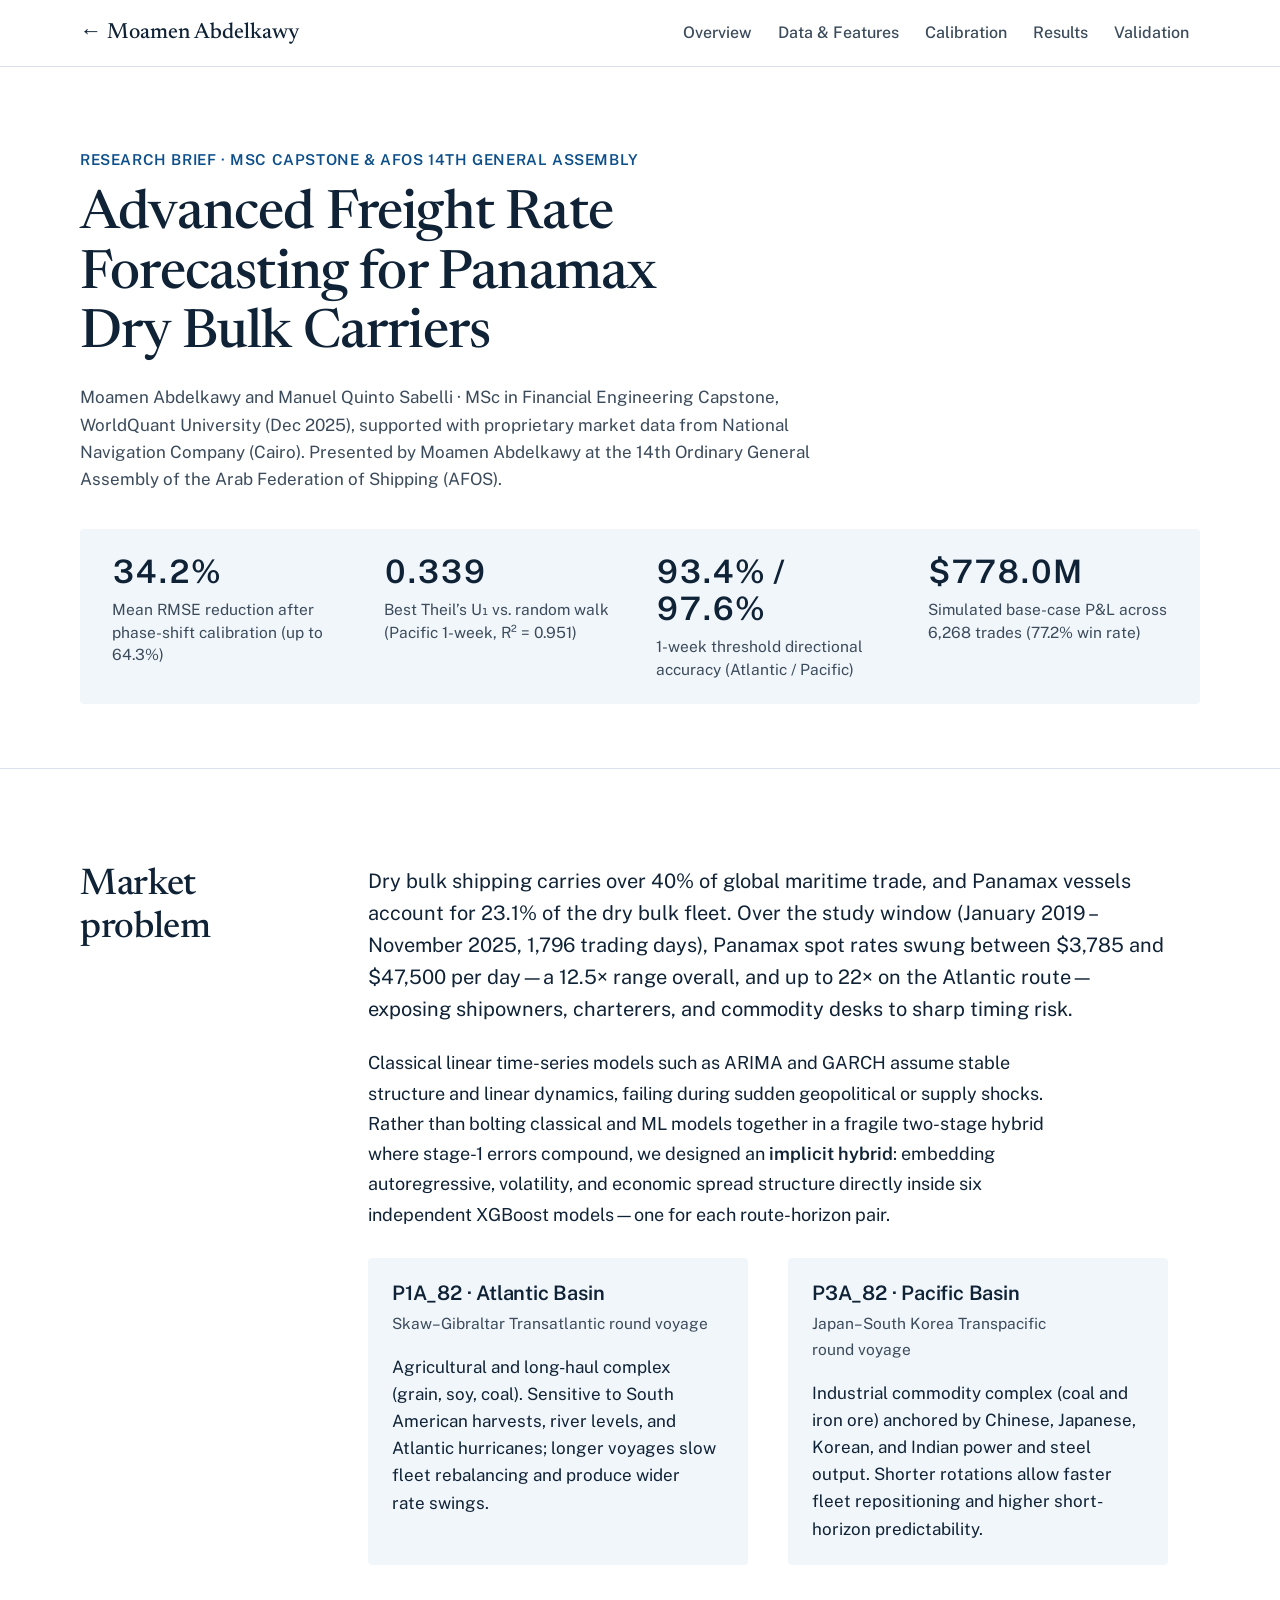
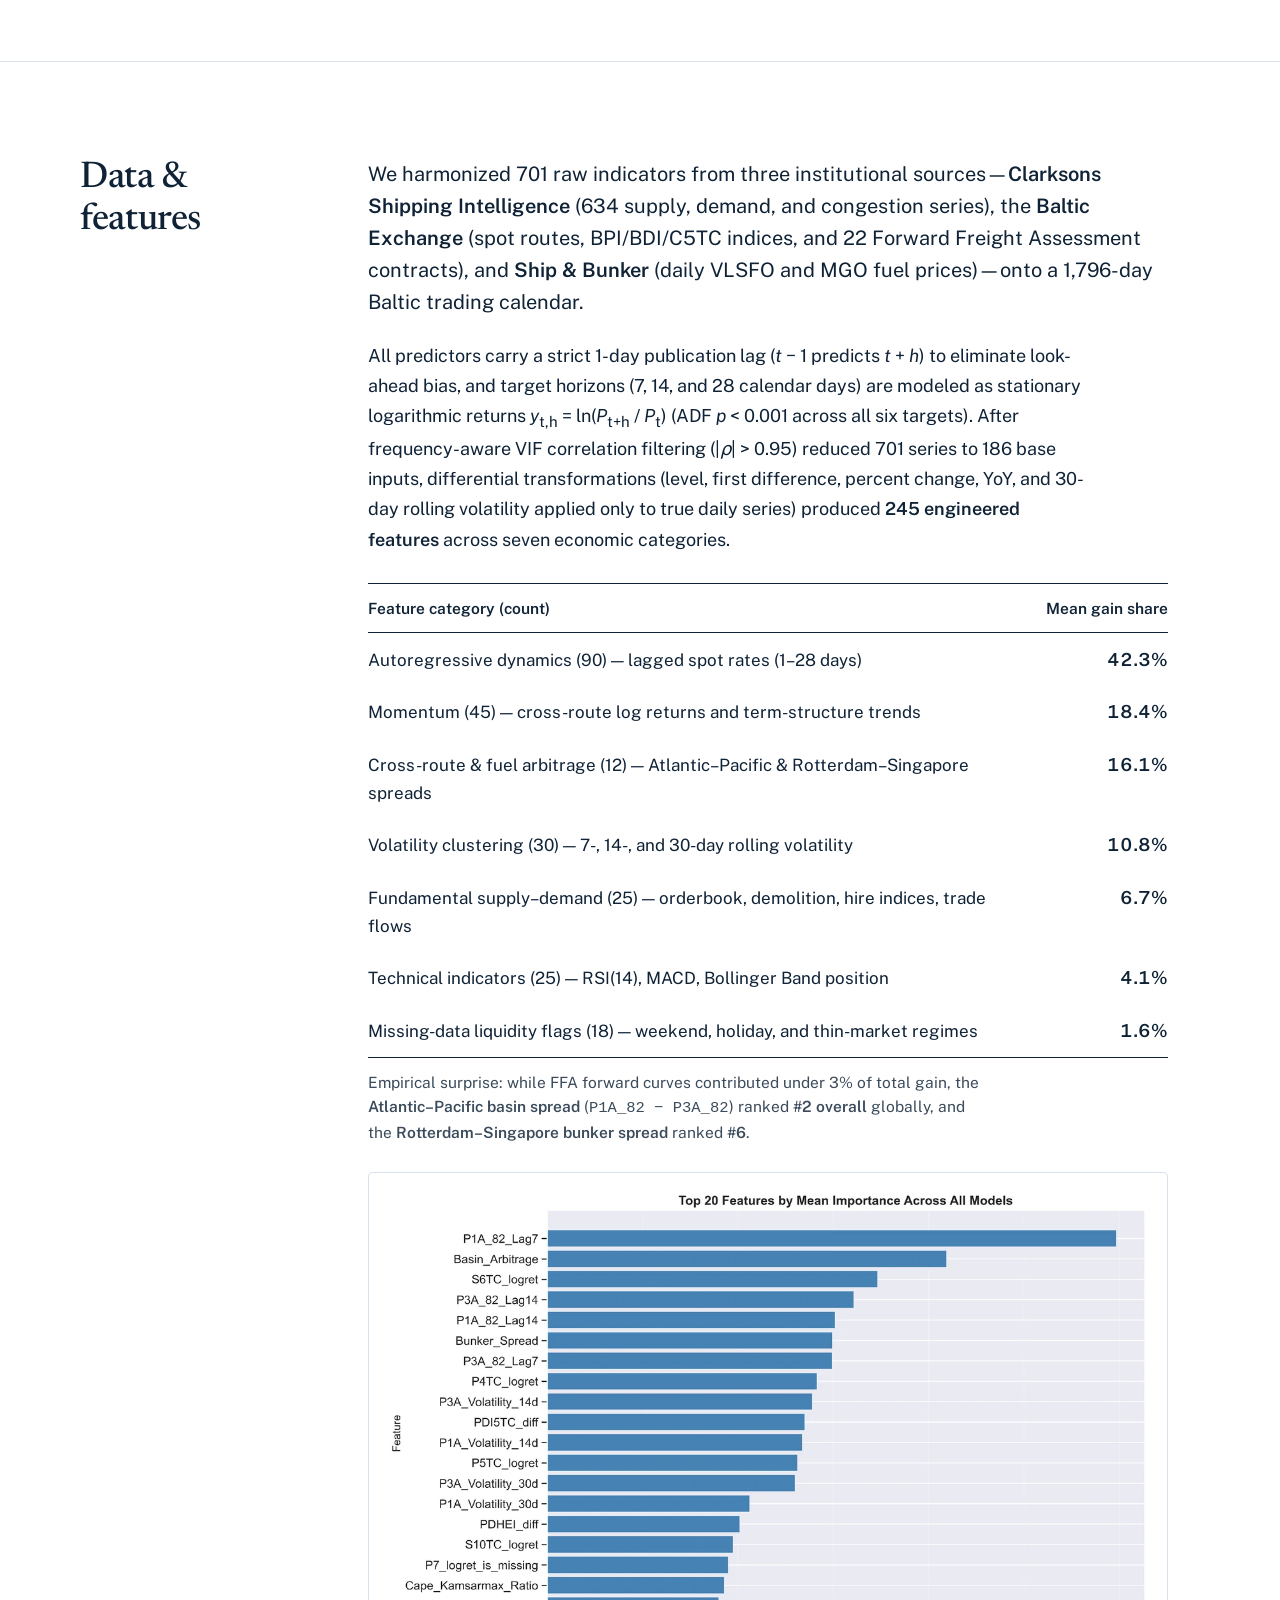
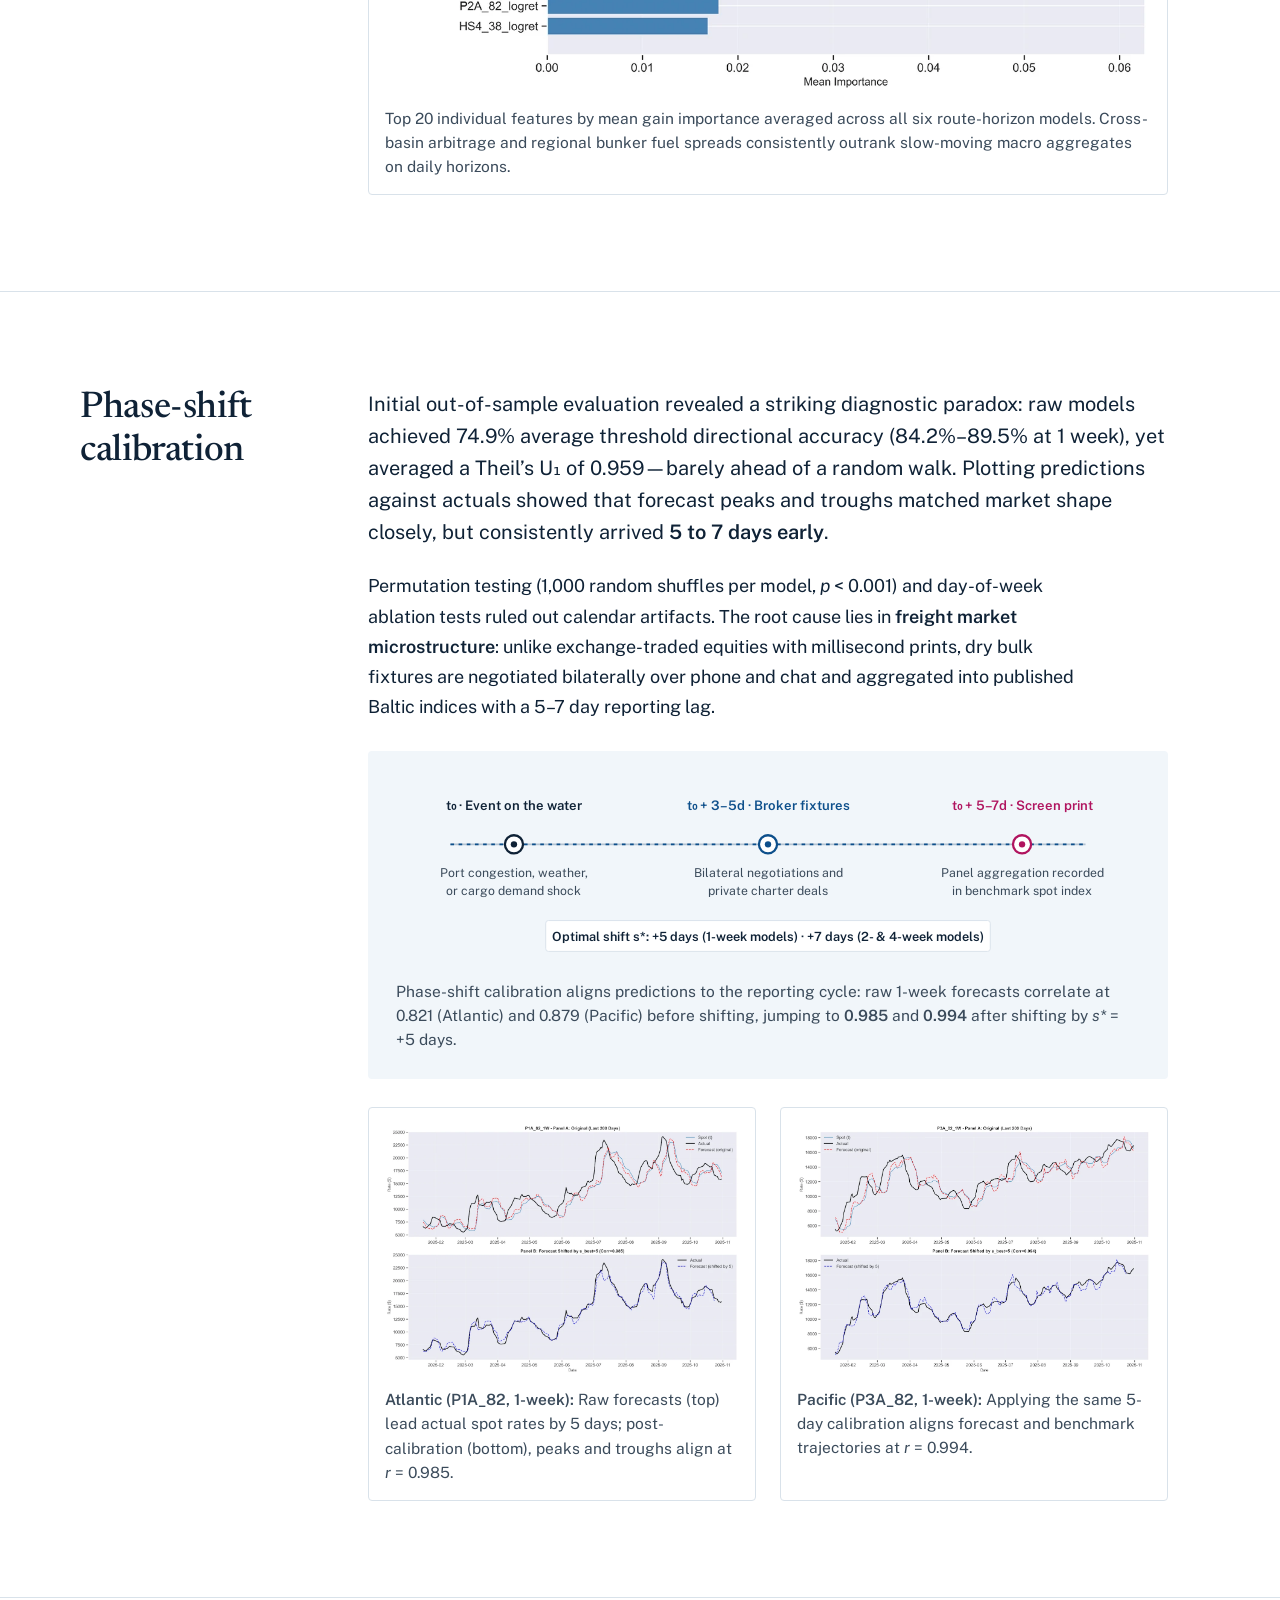
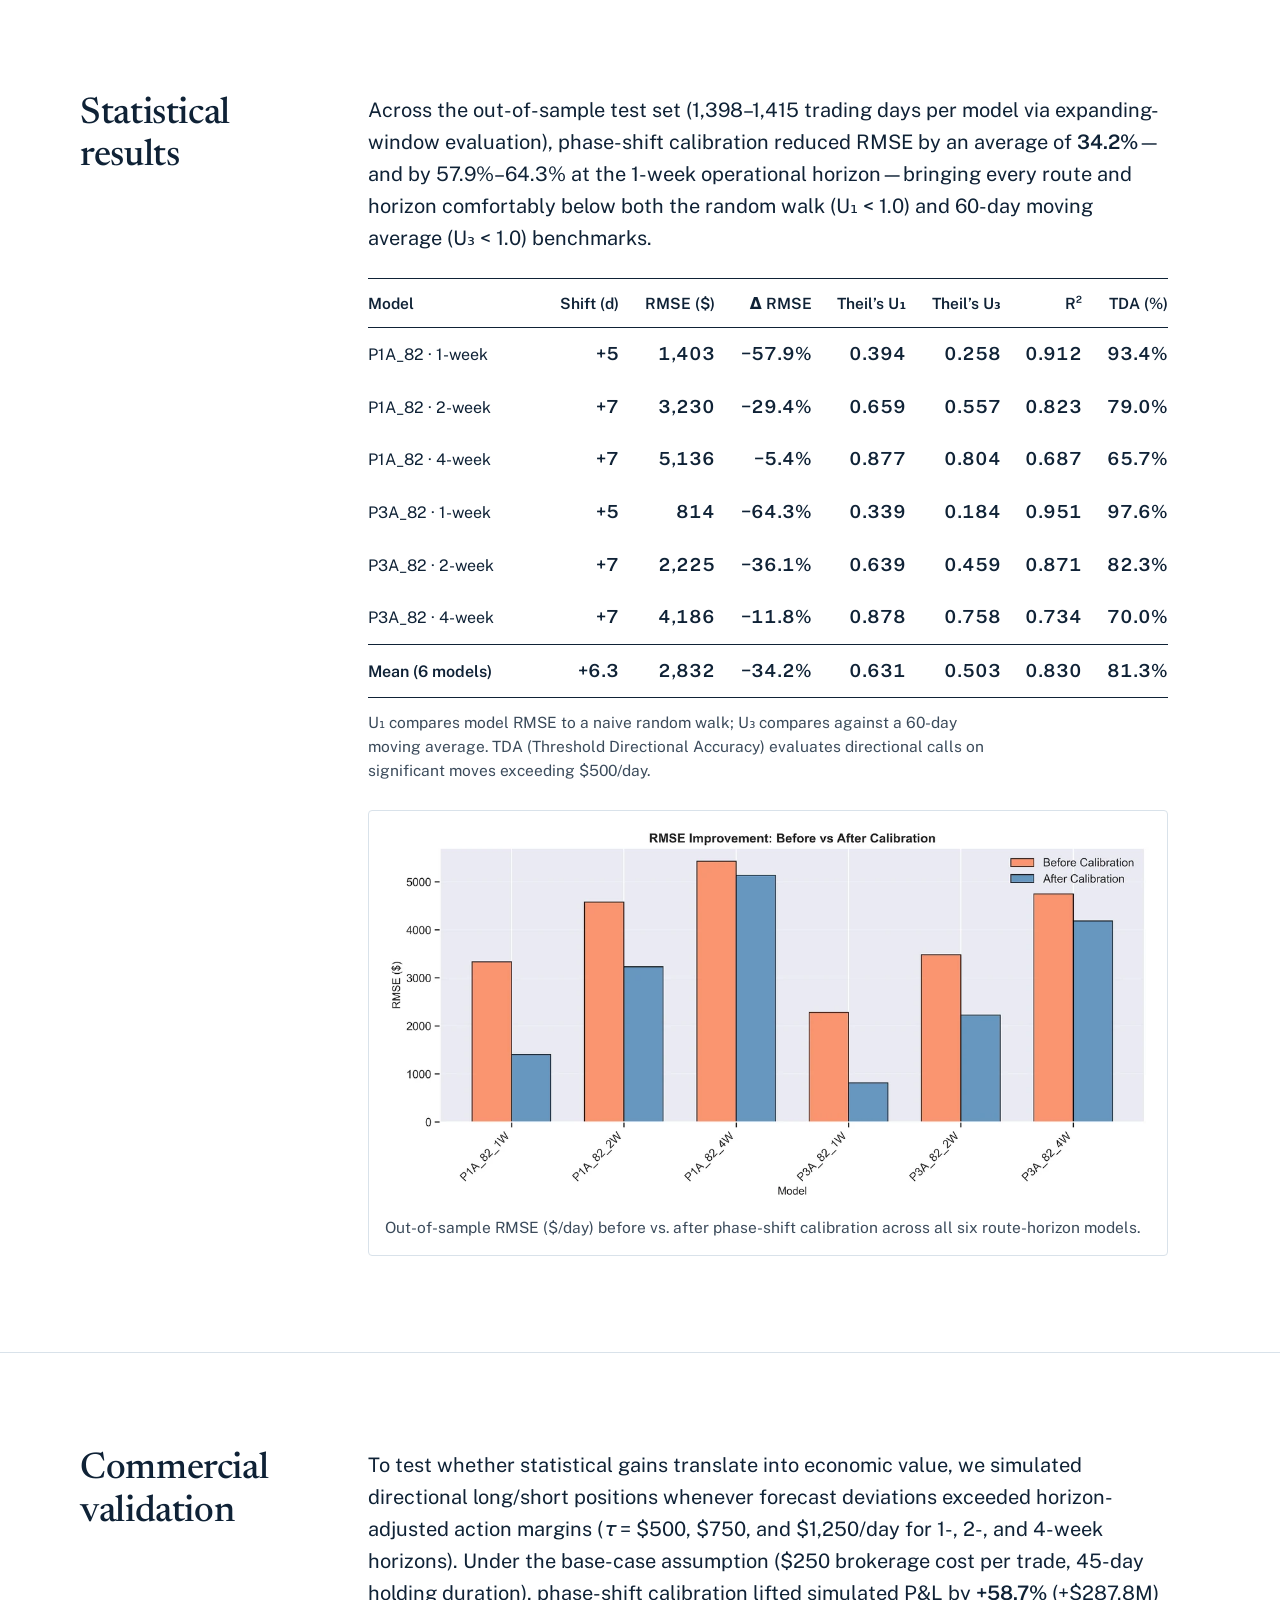
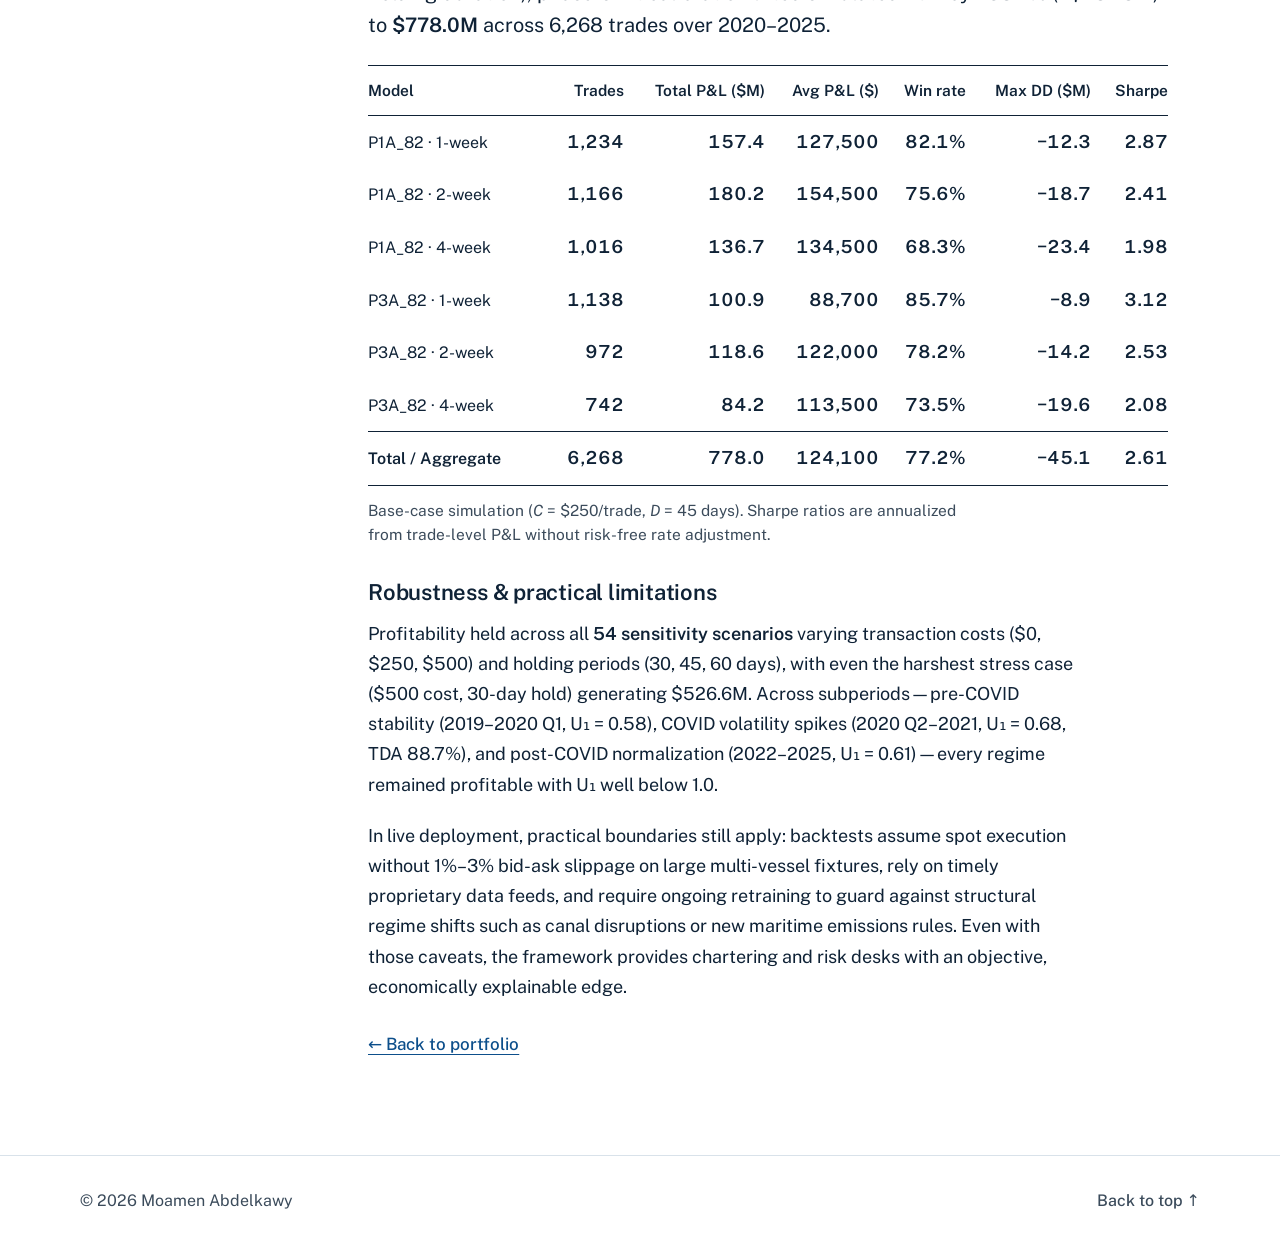
<file: panamax-forecasting.html>
<!DOCTYPE html>
<html lang="en">
<head>
  <meta charset="utf-8">
  <meta name="viewport" content="width=device-width, initial-scale=1">
  <title>Panamax Freight Rate Forecasting | Moamen Abdelkawy</title>
  <meta name="description" content="Research brief on multi-horizon XGBoost forecasting for Panamax dry bulk freight rates (P1A_82 and P3A_82) with phase-shift calibration and commercial backtesting.">
  <meta name="author" content="Moamen Abdelkawy">
  <link rel="canonical" href="https://moamen-abdelkawy.github.io/panamax-forecasting.html">
  <meta name="color-scheme" content="light">
  <meta name="theme-color" content="#FFFFFF">

  <meta property="og:type" content="article">
  <meta property="og:site_name" content="Moamen Abdelkawy">
  <meta property="og:title" content="Panamax Freight Rate Forecasting | Moamen Abdelkawy">
  <meta property="og:description" content="245 features from 701 maritime indicators, phase-shift calibration cutting RMSE by 34.2% on average, and 77.2% win rate across 6,268 simulated trades.">
  <meta property="og:url" content="https://moamen-abdelkawy.github.io/panamax-forecasting.html">
  <meta property="og:image" content="https://moamen-abdelkawy.github.io/og-card.png">
  <meta property="og:image:type" content="image/png">
  <meta property="og:image:width" content="1200">
  <meta property="og:image:height" content="630">
  <meta name="twitter:card" content="summary_large_image">
  <meta name="twitter:creator" content="@MoamenAbdelkawy">
  <meta name="twitter:image" content="https://moamen-abdelkawy.github.io/og-card.png">

  <link rel="icon" href="data:image/svg+xml,%3Csvg xmlns='http://www.w3.org/2000/svg' viewBox='0 0 32 32'%3E%3Crect width='32' height='32' rx='7' fill='%230F2236'/%3E%3Cpath d='M17 17 L29.5 7 V27.5 Z' fill='%233F72A3'/%3E%3Cpath d='M17 17 L29.5 12.5 V22 Z' fill='%238FB9DD'/%3E%3Cpath d='M3.5 19.5 L7 15.5 L10.5 18.5 L13.5 13.5 L17 17' fill='none' stroke='%23fff' stroke-width='2.2' stroke-linejoin='round' stroke-linecap='round'/%3E%3C/svg%3E">
  <link rel="preload" href="fonts/public-sans-latin.woff2" as="font" type="font/woff2" crossorigin>
  <link rel="preload" href="fonts/newsreader-latin.woff2" as="font" type="font/woff2" crossorigin>
  <link rel="stylesheet" href="styles.css">

  <script type="application/ld+json">
  {
    "@context": "https://schema.org",
    "@type": "ScholarlyArticle",
    "headline": "Advanced Freight Rate Forecasting for Panamax Dry Bulk Carriers using Machine Learning",
    "description": "Multi-horizon XGBoost framework for forecasting Transatlantic (P1A_82) and Transpacific (P3A_82) Panamax freight rates with phase-shift calibration.",
    "url": "https://moamen-abdelkawy.github.io/panamax-forecasting.html",
    "datePublished": "2025-12-02",
    "author": [
      { "@type": "Person", "name": "Moamen Abdelkawy", "url": "https://moamen-abdelkawy.github.io/" },
      { "@type": "Person", "name": "Manuel Quinto Sabelli" }
    ],
    "about": ["Maritime economics", "Dry bulk shipping", "XGBoost", "Phase-shift calibration", "Time series forecasting"]
  }
  </script>
</head>
<body>
  <a class="skip-link" href="#main">Skip to content</a>

  <header class="site-header">
    <div class="site-header__inner">
      <a class="site-header__name" href="index.html">← Moamen Abdelkawy</a>
      <nav class="site-nav" aria-label="Sections">
        <ul class="site-nav__list">
          <li><a href="#overview">Overview</a></li>
          <li><a href="#features">Data &amp; Features</a></li>
          <li><a href="#calibration">Calibration</a></li>
          <li><a href="#results">Results</a></li>
          <li><a href="#validation">Validation</a></li>
        </ul>
      </nav>
    </div>
  </header>

  <main id="main" tabindex="-1">
    <article>
      <header class="brief-hero" id="top">
        <div class="brief-hero__inner">
          <p class="brief-kicker">Research Brief · MSc Capstone &amp; AFOS 14th General Assembly</p>
          <h1 class="brief-title">Advanced Freight Rate Forecasting for Panamax Dry Bulk Carriers</h1>
          <p class="brief-meta">Moamen Abdelkawy and Manuel Quinto Sabelli · MSc in Financial Engineering Capstone, WorldQuant University (Dec 2025), supported with proprietary market data from National Navigation Company (Cairo). Presented by Moamen Abdelkawy at the 14th Ordinary General Assembly of the Arab Federation of Shipping (AFOS).</p>

          <div class="brief-summary" aria-label="Headline outcomes">
            <div>
              <span class="brief-stat__value">34.2%</span>
              <span class="brief-stat__label">Mean RMSE reduction after phase-shift calibration (up to 64.3%)</span>
            </div>
            <div>
              <span class="brief-stat__value">0.339</span>
              <span class="brief-stat__label">Best Theil’s U₁ vs. random walk (Pacific 1-week, R² = 0.951)</span>
            </div>
            <div>
              <span class="brief-stat__value">93.4% / 97.6%</span>
              <span class="brief-stat__label">1-week threshold directional accuracy (Atlantic / Pacific)</span>
            </div>
            <div>
              <span class="brief-stat__value">$778.0M</span>
              <span class="brief-stat__label">Simulated base-case P&amp;L across 6,268 trades (77.2% win rate)</span>
            </div>
          </div>
        </div>
      </header>

      <!-- 1. Overview & Market Structure -->
      <section class="section" id="overview" aria-labelledby="overview-title">
        <div class="section__inner">
          <h2 class="section__title" id="overview-title">Market problem</h2>
          <div class="section__body prose">
            <p>Dry bulk shipping carries over 40% of global maritime trade, and Panamax vessels account for 23.1% of the dry bulk fleet. Over the study window (January 2019 – November 2025, 1,796 trading days), Panamax spot rates swung between $3,785 and $47,500 per day—a 12.5× range overall, and up to 22× on the Atlantic route—exposing shipowners, charterers, and commodity desks to sharp timing risk.</p>
            <p>Classical linear time-series models such as ARIMA and GARCH assume stable structure and linear dynamics, failing during sudden geopolitical or supply shocks. Rather than bolting classical and ML models together in a fragile two-stage hybrid where stage-1 errors compound, we designed an <strong>implicit hybrid</strong>: embedding autoregressive, volatility, and economic spread structure directly inside six independent XGBoost models—one for each route-horizon pair.</p>

            <div class="two-col">
              <div class="basin-card">
                <h3 class="basin-card__title">P1A_82 · Atlantic Basin</h3>
                <p class="basin-card__route">Skaw–Gibraltar Transatlantic round voyage</p>
                <p>Agricultural and long-haul complex (grain, soy, coal). Sensitive to South American harvests, river levels, and Atlantic hurricanes; longer voyages slow fleet rebalancing and produce wider rate swings.</p>
              </div>
              <div class="basin-card">
                <h3 class="basin-card__title">P3A_82 · Pacific Basin</h3>
                <p class="basin-card__route">Japan–South Korea Transpacific round voyage</p>
                <p>Industrial commodity complex (coal and iron ore) anchored by Chinese, Japanese, Korean, and Indian power and steel output. Shorter rotations allow faster fleet repositioning and higher short-horizon predictability.</p>
              </div>
            </div>
          </div>
        </div>
      </section>

      <!-- 2. Data & Feature Engineering -->
      <section class="section" id="features" aria-labelledby="features-title">
        <div class="section__inner">
          <h2 class="section__title" id="features-title">Data &amp; features</h2>
          <div class="section__body prose">
            <p>We harmonized 701 raw indicators from three institutional sources—<strong>Clarksons Shipping Intelligence</strong> (634 supply, demand, and congestion series), the <strong>Baltic Exchange</strong> (spot routes, BPI/BDI/C5TC indices, and 22 Forward Freight Assessment contracts), and <strong>Ship &amp; Bunker</strong> (daily VLSFO and MGO fuel prices)—onto a 1,796-day Baltic trading calendar.</p>
            <p>All predictors carry a strict 1-day publication lag (<em>t</em> − 1 predicts <em>t</em> + <em>h</em>) to eliminate look-ahead bias, and target horizons (7, 14, and 28 calendar days) are modeled as stationary logarithmic returns <em>y</em><sub>t,h</sub> = ln(<em>P</em><sub>t+h</sub> / <em>P</em><sub>t</sub>) (ADF <em>p</em> &lt; 0.001 across all six targets). After frequency-aware VIF correlation filtering (|<em>ρ</em>| &gt; 0.95) reduced 701 series to 186 base inputs, differential transformations (level, first difference, percent change, YoY, and 30-day rolling volatility applied only to true daily series) produced <strong>245 engineered features</strong> across seven economic categories.</p>

            <table class="results">
              <caption class="visually-hidden">Feature categories and mean gain importance across all six XGBoost models</caption>
              <thead>
                <tr><th scope="col">Feature category (count)</th><th scope="col">Mean gain share</th></tr>
              </thead>
              <tbody>
                <tr><th scope="row">Autoregressive dynamics (90) — lagged spot rates (1–28 days)</th><td>42.3%</td></tr>
                <tr><th scope="row">Momentum (45) — cross-route log returns and term-structure trends</th><td>18.4%</td></tr>
                <tr><th scope="row">Cross-route &amp; fuel arbitrage (12) — Atlantic–Pacific &amp; Rotterdam–Singapore spreads</th><td>16.1%</td></tr>
                <tr><th scope="row">Volatility clustering (30) — 7-, 14-, and 30-day rolling volatility</th><td>10.8%</td></tr>
                <tr><th scope="row">Fundamental supply–demand (25) — orderbook, demolition, hire indices, trade flows</th><td>6.7%</td></tr>
                <tr><th scope="row">Technical indicators (25) — RSI(14), MACD, Bollinger Band position</th><td>4.1%</td></tr>
                <tr><th scope="row">Missing-data liquidity flags (18) — weekend, holiday, and thin-market regimes</th><td>1.6%</td></tr>
              </tbody>
            </table>

            <p class="table-caption">Empirical surprise: while FFA forward curves contributed under 3% of total gain, the <strong>Atlantic–Pacific basin spread</strong> (<code>P1A_82 − P3A_82</code>) ranked <strong>#2 overall</strong> globally, and the <strong>Rotterdam–Singapore bunker spread</strong> ranked <strong>#6</strong>.</p>

            <figure class="figure-card">
              <img src="assets/panamax-feature-importance.webp" alt="Horizontal bar chart of the top 20 features by mean gain importance across all six XGBoost models, showing P1A_82_Lag7 first, Basin_Arbitrage second, and Bunker_Spread sixth." width="1200" height="800" loading="lazy">
              <figcaption>Top 20 individual features by mean gain importance averaged across all six route-horizon models. Cross-basin arbitrage and regional bunker fuel spreads consistently outrank slow-moving macro aggregates on daily horizons.</figcaption>
            </figure>
          </div>
        </div>
      </section>

      <!-- 3. Phase-Shift Calibration -->
      <section class="section" id="calibration" aria-labelledby="calibration-title">
        <div class="section__inner">
          <h2 class="section__title" id="calibration-title">Phase-shift calibration</h2>
          <div class="section__body prose">
            <p>Initial out-of-sample evaluation revealed a striking diagnostic paradox: raw models achieved 74.9% average threshold directional accuracy (84.2%–89.5% at 1 week), yet averaged a Theil’s U₁ of 0.959—barely ahead of a random walk. Plotting predictions against actuals showed that forecast peaks and troughs matched market shape closely, but consistently arrived <strong>5 to 7 days early</strong>.</p>
            <p>Permutation testing (1,000 random shuffles per model, <em>p</em> &lt; 0.001) and day-of-week ablation tests ruled out calendar artifacts. The root cause lies in <strong>freight market microstructure</strong>: unlike exchange-traded equities with millisecond prints, dry bulk fixtures are negotiated bilaterally over phone and chat and aggregated into published Baltic indices with a 5–7 day reporting lag.</p>

            <figure class="lag-diagram">
              <svg viewBox="0 0 820 205" role="img" aria-label="Microstructure timeline showing an event on the water at day t0, bilateral broker fixtures at t0 plus 3 to 5 days, and Baltic Exchange index aggregation at t0 plus 5 to 7 days">
                <line x1="60" y1="72" x2="760" y2="72" stroke="#B3C3D2" stroke-width="2"/>
                <line x1="60" y1="72" x2="760" y2="72" stroke="#0D4F8B" stroke-width="2" stroke-dasharray="4 5"/>

                <!-- Node 1 -->
                <circle cx="130" cy="72" r="10" fill="#FFFFFF" stroke="#0F2236" stroke-width="2.5"/>
                <circle cx="130" cy="72" r="3.5" fill="#0F2236"/>
                <text x="130" y="34" text-anchor="middle" font-family="Public Sans, sans-serif" font-size="14.5" font-weight="600" fill="#0F2236">t₀ · Event on the water</text>
                <text x="130" y="108" text-anchor="middle" font-family="Public Sans, sans-serif" font-size="13.5" fill="#3B4B5B">Port congestion, weather,</text>
                <text x="130" y="128" text-anchor="middle" font-family="Public Sans, sans-serif" font-size="13.5" fill="#3B4B5B">or cargo demand shock</text>

                <!-- Node 2 -->
                <circle cx="410" cy="72" r="10" fill="#FFFFFF" stroke="#0D4F8B" stroke-width="2.5"/>
                <circle cx="410" cy="72" r="3.5" fill="#0D4F8B"/>
                <text x="410" y="34" text-anchor="middle" font-family="Public Sans, sans-serif" font-size="14.5" font-weight="600" fill="#0D4F8B">t₀ + 3–5d · Broker fixtures</text>
                <text x="410" y="108" text-anchor="middle" font-family="Public Sans, sans-serif" font-size="13.5" fill="#3B4B5B">Bilateral negotiations and</text>
                <text x="410" y="128" text-anchor="middle" font-family="Public Sans, sans-serif" font-size="13.5" fill="#3B4B5B">private charter deals</text>

                <!-- Node 3 -->
                <circle cx="690" cy="72" r="10" fill="#FFFFFF" stroke="#B0145F" stroke-width="2.5"/>
                <circle cx="690" cy="72" r="3.5" fill="#B0145F"/>
                <text x="690" y="34" text-anchor="middle" font-family="Public Sans, sans-serif" font-size="14.5" font-weight="600" fill="#B0145F">t₀ + 5–7d · Screen print</text>
                <text x="690" y="108" text-anchor="middle" font-family="Public Sans, sans-serif" font-size="13.5" fill="#3B4B5B">Panel aggregation recorded</text>
                <text x="690" y="128" text-anchor="middle" font-family="Public Sans, sans-serif" font-size="13.5" fill="#3B4B5B">in benchmark spot index</text>

                <rect x="165" y="156" width="490" height="34" rx="3" fill="#FFFFFF" stroke="#D9E2EA"/>
                <text x="410" y="178" text-anchor="middle" font-family="Public Sans, sans-serif" font-size="14" font-weight="600" fill="#0F2236">Optimal shift s*: +5 days (1-week models) · +7 days (2- &amp; 4-week models)</text>
              </svg>
              <figcaption>Phase-shift calibration aligns predictions to the reporting cycle: raw 1-week forecasts correlate at 0.821 (Atlantic) and 0.879 (Pacific) before shifting, jumping to <strong>0.985</strong> and <strong>0.994</strong> after shifting by <em>s*</em> = +5 days.</figcaption>
            </figure>

            <div class="figure-pair">
              <figure class="figure-card">
                <img src="assets/panamax-p1a-calibration.webp" alt="Atlantic P1A_82 1-week forecast before and after 5-day phase-shift calibration over the final 200 test days, increasing correlation to 0.985." width="1172" height="834" loading="lazy">
                <figcaption><strong>Atlantic (P1A_82, 1-week):</strong> Raw forecasts (top) lead actual spot rates by 5 days; post-calibration (bottom), peaks and troughs align at <em>r</em> = 0.985.</figcaption>
              </figure>
              <figure class="figure-card">
                <img src="assets/panamax-p3a-calibration.webp" alt="Pacific P3A_82 1-week forecast before and after 5-day phase-shift calibration over the final 200 test days, increasing correlation to 0.994." width="1173" height="834" loading="lazy">
                <figcaption><strong>Pacific (P3A_82, 1-week):</strong> Applying the same 5-day calibration aligns forecast and benchmark trajectories at <em>r</em> = 0.994.</figcaption>
              </figure>
            </div>
          </div>
        </div>
      </section>

      <!-- 4. Statistical Results -->
      <section class="section" id="results" aria-labelledby="results-title">
        <div class="section__inner">
          <h2 class="section__title" id="results-title">Statistical results</h2>
          <div class="section__body prose">
            <p>Across the out-of-sample test set (1,398–1,415 trading days per model via expanding-window evaluation), phase-shift calibration reduced RMSE by an average of <strong>34.2%</strong>—and by 57.9%–64.3% at the 1-week operational horizon—bringing every route and horizon comfortably below both the random walk (U₁ &lt; 1.0) and 60-day moving average (U₃ &lt; 1.0) benchmarks.</p>

            <div class="table-scroll" tabindex="0" aria-label="Post-calibration statistical performance across all six models">
              <table class="results results--wide">
                <caption class="visually-hidden">Out-of-sample post-calibration statistical performance across all six models</caption>
                <thead>
                  <tr>
                    <th scope="col">Model</th>
                    <th scope="col">Shift (d)</th>
                    <th scope="col">RMSE ($)</th>
                    <th scope="col">Δ RMSE</th>
                    <th scope="col">Theil’s U₁</th>
                    <th scope="col">Theil’s U₃</th>
                    <th scope="col">R²</th>
                    <th scope="col">TDA (%)</th>
                  </tr>
                </thead>
                <tbody>
                  <tr><th scope="row">P1A_82 · 1-week</th><td>+5</td><td>1,403</td><td>−57.9%</td><td>0.394</td><td>0.258</td><td>0.912</td><td>93.4%</td></tr>
                  <tr><th scope="row">P1A_82 · 2-week</th><td>+7</td><td>3,230</td><td>−29.4%</td><td>0.659</td><td>0.557</td><td>0.823</td><td>79.0%</td></tr>
                  <tr><th scope="row">P1A_82 · 4-week</th><td>+7</td><td>5,136</td><td>−5.4%</td><td>0.877</td><td>0.804</td><td>0.687</td><td>65.7%</td></tr>
                  <tr><th scope="row">P3A_82 · 1-week</th><td>+5</td><td>814</td><td>−64.3%</td><td>0.339</td><td>0.184</td><td>0.951</td><td>97.6%</td></tr>
                  <tr><th scope="row">P3A_82 · 2-week</th><td>+7</td><td>2,225</td><td>−36.1%</td><td>0.639</td><td>0.459</td><td>0.871</td><td>82.3%</td></tr>
                  <tr><th scope="row">P3A_82 · 4-week</th><td>+7</td><td>4,186</td><td>−11.8%</td><td>0.878</td><td>0.758</td><td>0.734</td><td>70.0%</td></tr>
                  <tr class="results__mean"><th scope="row">Mean (6 models)</th><td>+6.3</td><td>2,832</td><td>−34.2%</td><td>0.631</td><td>0.503</td><td>0.830</td><td>81.3%</td></tr>
                </tbody>
              </table>
            </div>
            <p class="table-caption">U₁ compares model RMSE to a naive random walk; U₃ compares against a 60-day moving average. TDA (Threshold Directional Accuracy) evaluates directional calls on significant moves exceeding $500/day.</p>

            <figure class="figure-card">
              <img src="assets/panamax-rmse-calibration.webp" alt="Grouped bar chart comparing RMSE in dollars per day before and after phase-shift calibration across all six route-horizon models." width="1200" height="602" loading="lazy">
              <figcaption>Out-of-sample RMSE ($/day) before vs. after phase-shift calibration across all six route-horizon models.</figcaption>
            </figure>
          </div>
        </div>
      </section>

      <!-- 5. Commercial Validation & Limitations -->
      <section class="section" id="validation" aria-labelledby="validation-title">
        <div class="section__inner">
          <h2 class="section__title" id="validation-title">Commercial validation</h2>
          <div class="section__body prose">
            <p>To test whether statistical gains translate into economic value, we simulated directional long/short positions whenever forecast deviations exceeded horizon-adjusted action margins (<em>τ</em> = $500, $750, and $1,250/day for 1-, 2-, and 4-week horizons). Under the base-case assumption ($250 brokerage cost per trade, 45-day holding duration), phase-shift calibration lifted simulated P&amp;L by <strong>+58.7%</strong> (+$287.8M) to <strong>$778.0M</strong> across 6,268 trades over 2020–2025.</p>

            <div class="table-scroll" tabindex="0" aria-label="Base-case simulated trading performance across all six models">
              <table class="results results--wide">
                <caption class="visually-hidden">Simulated trading performance in the base case ($250 cost, 45-day duration)</caption>
                <thead>
                  <tr>
                    <th scope="col">Model</th>
                    <th scope="col">Trades</th>
                    <th scope="col">Total P&amp;L ($M)</th>
                    <th scope="col">Avg P&amp;L ($)</th>
                    <th scope="col">Win rate</th>
                    <th scope="col">Max DD ($M)</th>
                    <th scope="col">Sharpe</th>
                  </tr>
                </thead>
                <tbody>
                  <tr><th scope="row">P1A_82 · 1-week</th><td>1,234</td><td>157.4</td><td>127,500</td><td>82.1%</td><td>−12.3</td><td>2.87</td></tr>
                  <tr><th scope="row">P1A_82 · 2-week</th><td>1,166</td><td>180.2</td><td>154,500</td><td>75.6%</td><td>−18.7</td><td>2.41</td></tr>
                  <tr><th scope="row">P1A_82 · 4-week</th><td>1,016</td><td>136.7</td><td>134,500</td><td>68.3%</td><td>−23.4</td><td>1.98</td></tr>
                  <tr><th scope="row">P3A_82 · 1-week</th><td>1,138</td><td>100.9</td><td>88,700</td><td>85.7%</td><td>−8.9</td><td>3.12</td></tr>
                  <tr><th scope="row">P3A_82 · 2-week</th><td>972</td><td>118.6</td><td>122,000</td><td>78.2%</td><td>−14.2</td><td>2.53</td></tr>
                  <tr><th scope="row">P3A_82 · 4-week</th><td>742</td><td>84.2</td><td>113,500</td><td>73.5%</td><td>−19.6</td><td>2.08</td></tr>
                  <tr class="results__mean"><th scope="row">Total / Aggregate</th><td>6,268</td><td>778.0</td><td>124,100</td><td>77.2%</td><td>−45.1</td><td>2.61</td></tr>
                </tbody>
              </table>
            </div>
            <p class="table-caption">Base-case simulation (<em>C</em> = $250/trade, <em>D</em> = 45 days). Sharpe ratios are annualized from trade-level P&amp;L without risk-free rate adjustment.</p>

            <h3 class="prose-subheading">Robustness &amp; practical limitations</h3>
            <p>Profitability held across all <strong>54 sensitivity scenarios</strong> varying transaction costs ($0, $250, $500) and holding periods (30, 45, 60 days), with even the harshest stress case ($500 cost, 30-day hold) generating $526.6M. Across subperiods—pre-COVID stability (2019–2020 Q1, U₁ = 0.58), COVID volatility spikes (2020 Q2–2021, U₁ = 0.68, TDA 88.7%), and post-COVID normalization (2022–2025, U₁ = 0.61)—every regime remained profitable with U₁ well below 1.0.</p>
            <p>In live deployment, practical boundaries still apply: backtests assume spot execution without 1%–3% bid-ask slippage on large multi-vessel fixtures, rely on timely proprietary data feeds, and require ongoing retraining to guard against structural regime shifts such as canal disruptions or new maritime emissions rules. Even with those caveats, the framework provides chartering and risk desks with an objective, economically explainable edge.</p>

            <p class="section__more"><a href="index.html#projects">← Back to portfolio</a></p>
          </div>
        </div>
      </section>
    </article>
  </main>

  <footer class="site-footer">
    <div class="site-footer__inner">
      <p>© 2026 Moamen Abdelkawy</p>
      <a class="site-footer__top" href="#top">Back to top ↑</a>
    </div>
  </footer>

  <script>
    (function () {
      var links = Array.prototype.slice.call(document.querySelectorAll('.site-nav a'));
      if (!links.length) return;
      var byId = {};
      links.forEach(function (a) { byId[a.getAttribute('href').slice(1)] = a; });
      var firstSection = document.getElementById('overview');

      function setActive(id) {
        links.forEach(function (a) { a.removeAttribute('aria-current'); });
        if (id && byId[id]) byId[id].setAttribute('aria-current', 'true');
      }

      function checkScrollBounds() {
        var doc = document.documentElement;
        if (firstSection && window.scrollY < firstSection.offsetTop - 220) {
          setActive(null);
          return true;
        }
        if (window.innerHeight + window.scrollY >= doc.scrollHeight - 40) {
          setActive('validation');
          return true;
        }
        return false;
      }

      if ('IntersectionObserver' in window) {
        var observer = new IntersectionObserver(function (entries) {
          if (checkScrollBounds()) return;
          entries.forEach(function (entry) {
            if (entry.isIntersecting) setActive(entry.target.id);
          });
        }, { rootMargin: '-38% 0px -55% 0px' });
        Object.keys(byId).forEach(function (id) {
          var section = document.getElementById(id);
          if (section) observer.observe(section);
        });
      }

      window.addEventListener('scroll', checkScrollBounds, { passive: true });
    })();

    (function () {
      var nav = document.querySelector('.site-nav');
      if (!nav) return;
      function updateMask() {
        var atEnd = nav.scrollLeft + nav.clientWidth >= nav.scrollWidth - 4;
        nav.classList.toggle('is-scrolled-end', atEnd);
      }
      nav.addEventListener('scroll', updateMask, { passive: true });
      window.addEventListener('resize', updateMask, { passive: true });
      updateMask();
    })();
  </script>
</body>
</html>
</file>
<file: styles.css>
/* ==========================================================================
   Self-hosted variable fonts (latin subset)
   ========================================================================== */

@font-face {
  font-family: "Newsreader";
  font-style: normal;
  font-weight: 400 600;
  font-display: swap;
  src: url("fonts/newsreader-latin.woff2") format("woff2");
  unicode-range: U+0000-00FF, U+0131, U+0152-0153, U+02BB-02BC, U+02C6, U+02DA, U+02DC, U+0304, U+0308, U+0329, U+2000-206F, U+20AC, U+2122, U+2191, U+2193, U+2212, U+2215, U+FEFF, U+FFFD;
}

@font-face {
  font-family: "Public Sans";
  font-style: normal;
  font-weight: 400 600;
  font-display: swap;
  src: url("fonts/public-sans-latin.woff2") format("woff2");
  unicode-range: U+0000-00FF, U+0131, U+0152-0153, U+02BB-02BC, U+02C6, U+02DA, U+02DC, U+0304, U+0308, U+0329, U+2000-206F, U+20AC, U+2122, U+2191, U+2193, U+2212, U+2215, U+FEFF, U+FFFD;
}

@font-face {
  font-family: "Public Sans";
  font-style: italic;
  font-weight: 400 600;
  font-display: swap;
  src: url("fonts/public-sans-italic-latin.woff2") format("woff2");
  unicode-range: U+0000-00FF, U+0131, U+0152-0153, U+02BB-02BC, U+02C6, U+02DA, U+02DC, U+0304, U+0308, U+0329, U+2000-206F, U+20AC, U+2122, U+2191, U+2193, U+2212, U+2215, U+FEFF, U+FFFD;
}

/* ==========================================================================
   Moamen Abdelkawy: personal site
   Palette drawn from nautical charts: white water, pale depth tints,
   chart ink, and chart magenta reserved for the position fix ("now").
   Editorial serif reserved for display titles; high-legibility Public Sans
   used for all body prose, tables, metadata, and controls.
   ========================================================================== */

:root {
  --paper: #FFFFFF;
  --ink: #0F2236;          /* chart ink: text and headings */
  --slate: #3B4B5B;        /* high-contrast secondary text (~8.9:1 on white) */
  --rule: #D9E2EA;         /* hairlines */
  --rule-strong: #B3C3D2;  /* track line, list markers */
  --sea: #0D4F8B;          /* links and buttons */
  --sea-deep: #093A68;     /* hover */
  --panel: #F1F6FA;        /* featured project */
  --fan-90: #E7F0F8;       /* forecast bands, outermost to innermost */
  --fan-70: #CFE1F0;
  --fan-50: #B2CFE7;
  --fan-30: #8FB9DD;
  --grid: #EDF2F6;
  --fix: #B0145F;          /* position fix and keyboard focus only */

  --serif: "Newsreader", "Iowan Old Style", "Palatino Linotype", Palatino, Georgia, serif;
  --sans: "Public Sans", "Segoe UI", system-ui, -apple-system, "Helvetica Neue", Arial, sans-serif;

  --page: 1200px;
  --gutter: clamp(20px, 4vw, 40px);
  --measure: 40em;
  --dates: 11.25rem;       /* width of the date column */
  --dates-gap: 3rem;       /* gap that holds the career track */
}

/* Base ------------------------------------------------------------------- */

*,
*::before,
*::after {
  box-sizing: border-box;
}

html {
  -webkit-text-size-adjust: 100%;
  text-size-adjust: 100%;
}

body {
  margin: 0;
  background: var(--paper);
  color: var(--ink);
  font-family: var(--sans);
  font-size: 1.125rem;
  line-height: 1.68;
  font-kerning: normal;
  text-rendering: optimizeLegibility;
  -webkit-font-smoothing: antialiased;
}

main:focus {
  outline: none;
}

img {
  display: block;
  max-width: 100%;
  height: auto;
}

h1,
h2 {
  margin: 0;
  font-family: var(--serif);
  font-weight: 500;
  line-height: 1.15;
  text-wrap: balance;
}

h3,
h4 {
  margin: 0;
  font-family: var(--sans);
  font-weight: 600;
  line-height: 1.3;
  letter-spacing: -0.01em;
  text-wrap: balance;
}

p,
li {
  text-wrap: pretty;
}

p {
  margin: 0;
}

a {
  color: var(--sea);
  text-decoration-line: underline;
  text-decoration-thickness: 1px;
  text-underline-offset: 0.22em;
}

a:hover {
  color: var(--sea-deep);
  text-decoration-thickness: 2px;
}

:focus-visible {
  outline: 2px solid var(--fix);
  outline-offset: 3px;
  border-radius: 2px;
}

time {
  font-variant-numeric: tabular-nums;
}

.ext {
  display: inline-block;
  font-family: var(--sans);
  font-size: 0.84em;
  opacity: 0.78;
  text-decoration: none;
}

.visually-hidden {
  position: absolute !important;
  width: 1px;
  height: 1px;
  overflow: hidden;
  clip-path: inset(50%);
  white-space: nowrap;
}

.skip-link {
  position: absolute;
  top: -100px;
  left: 12px;
  z-index: 20;
  padding: 10px 16px;
  background: var(--ink);
  color: var(--paper);
  font-family: var(--sans);
  font-size: 1rem;
  border-radius: 3px;
}

.skip-link:focus {
  top: 12px;
}

/* Header ----------------------------------------------------------------- */

.site-header {
  position: sticky;
  top: 0;
  z-index: 10;
  background: rgba(255, 255, 255, 0.98);
  -webkit-backdrop-filter: blur(8px);
  backdrop-filter: blur(8px);
  border-bottom: 1px solid var(--rule);
}

.site-header__inner {
  display: flex;
  align-items: center;
  justify-content: space-between;
  gap: 24px;
  max-width: var(--page);
  height: 66px;
  margin: 0 auto;
  padding: 0 var(--gutter);
}

.site-header__name {
  color: var(--ink);
  font-family: var(--serif);
  font-size: 1.375rem;
  font-weight: 500;
  text-decoration: none;
  white-space: nowrap;
}

.site-header__name:hover {
  color: var(--sea);
}

.site-nav__list {
  display: flex;
  gap: 4px;
  margin: 0;
  padding: 0;
  list-style: none;
  font-family: var(--sans);
  font-size: 1rem;
  font-weight: 500;
}

.site-nav__list a {
  display: block;
  padding: 8px 11px;
  color: var(--slate);
  text-decoration: none;
  border-radius: 3px;
}

.site-nav__list a:hover {
  color: var(--ink);
  background: var(--panel);
}

.site-nav__list a[aria-current="true"] {
  color: var(--ink);
  box-shadow: inset 0 -2px 0 var(--sea);
  border-radius: 0;
}

/* Hero ------------------------------------------------------------------- */

.hero__inner {
  display: grid;
  grid-template-columns: minmax(0, 1fr) clamp(220px, 25vw, 290px);
  align-items: end;
  gap: clamp(32px, 6vw, 88px);
  max-width: var(--page);
  margin: 0 auto;
  padding: clamp(40px, 7vw, 96px) var(--gutter) 0;
}

.hero__name {
  font-size: clamp(2.75rem, 1.8rem + 3.8vw, 4.25rem);
  font-weight: 500;
  line-height: 1.04;
  letter-spacing: -0.018em;
}

.hero__role {
  margin-top: 16px;
  color: var(--sea);
  font-family: var(--sans);
  font-size: 1.25rem;
  font-weight: 600;
}

.hero__lede {
  max-width: 32em;
  margin-top: 24px;
  font-size: clamp(1.25rem, 1.12rem + 0.5vw, 1.4375rem);
  line-height: 1.55;
}

.hero__facts {
  margin: 26px 0 0;
  padding: 0;
  list-style: none;
  color: var(--slate);
  font-family: var(--sans);
  font-size: 1.0625rem;
  line-height: 1.55;
}

.hero__facts li + li {
  margin-top: 6px;
}

.print-contact {
  display: none;
}

.hero__actions {
  display: flex;
  flex-wrap: wrap;
  align-items: center;
  gap: 12px;
  margin-top: 30px;
  font-family: var(--sans);
}

.hero__profiles {
  display: inline-flex;
  gap: 20px;
  margin-left: 8px;
  font-size: 1.0625rem;
  font-weight: 500;
}

.button {
  display: inline-flex;
  align-items: center;
  justify-content: center;
  min-height: 48px;
  padding: 0 22px;
  border: 0;
  border-radius: 3px;
  font-family: var(--sans);
  font-size: 1.0625rem;
  font-weight: 600;
  line-height: 1;
  text-decoration: none;
  cursor: pointer;
}

.button--primary {
  background: var(--sea);
  color: var(--paper);
}

.button--primary:hover {
  background: var(--sea-deep);
  color: var(--paper);
}

.button--secondary {
  background: var(--paper);
  color: var(--sea);
  box-shadow: inset 0 0 0 1.5px var(--sea);
}

.button--secondary:hover {
  background: var(--panel);
  color: var(--sea-deep);
}

.button--secondary.is-copied,
.button--secondary.is-copied:hover {
  background: var(--sea);
  color: var(--paper);
}

.button[hidden] {
  display: none;
}

.hero__portrait {
  margin: 0;
}

.hero__portrait img {
  width: 100%;
  aspect-ratio: 1 / 1;
  object-fit: cover;
  border-radius: 4px;
  outline: 1px solid rgba(15, 34, 54, 0.08);
  outline-offset: -1px;
}

/* The horizon: decorative fan chart ------------------------------------- */

.horizon {
  margin-top: clamp(20px, 3vw, 36px);
}

.horizon svg {
  display: block;
  width: 100%;
  height: clamp(200px, 17vw, 300px);
}

.horizon__grid line {
  stroke: var(--grid);
  stroke-width: 1.5;
}

.horizon__origin {
  stroke: var(--rule-strong);
  stroke-width: 1.5;
  stroke-dasharray: 5 6;
}

.band--90 { fill: var(--fan-90); }
.band--70 { fill: var(--fan-70); }
.band--50 { fill: var(--fan-50); }
.band--30 { fill: var(--fan-30); }

.horizon__median {
  fill: none;
  stroke: var(--sea);
  stroke-width: 2;
}

.horizon__history {
  fill: none;
  stroke: var(--ink);
  stroke-width: 2.4;
  stroke-linejoin: round;
  stroke-linecap: round;
}

.fix__ring {
  fill: var(--paper);
  stroke: var(--fix);
  stroke-width: 2.5;
}

.fix__dot {
  fill: var(--fix);
}

/* One orchestrated moment on load: the history is drawn up to the fix,
   then the forecast bands open outward from it, inner band first. */
@media (prefers-reduced-motion: no-preference) {
  html {
    scroll-behavior: smooth;
  }

  .horizon__history {
    stroke-dasharray: 1;
    animation: horizon-draw 1.6s cubic-bezier(0.45, 0.05, 0.25, 1) 0.25s both;
  }

  .horizon__origin,
  .horizon__fix {
    animation: horizon-appear 0.5s ease-out 1.75s both;
  }

  .horizon__fan > * {
    transform-box: view-box;
    transform-origin: 1320px 155px;
    animation: horizon-open 1s cubic-bezier(0.2, 0.7, 0.2, 1) both;
  }

  .horizon__fan .band--30,
  .horizon__fan .horizon__median { animation-delay: 1.8s; }
  .horizon__fan .band--50 { animation-delay: 1.95s; }
  .horizon__fan .band--70 { animation-delay: 2.1s; }
  .horizon__fan .band--90 { animation-delay: 2.25s; }
}

@keyframes horizon-draw {
  from { stroke-dashoffset: 1; }
  to { stroke-dashoffset: 0; }
}

@keyframes horizon-appear {
  from { opacity: 0; }
  to { opacity: 1; }
}

@keyframes horizon-open {
  from { transform: scale(0); }
  to { transform: scale(1); }
}

/* Sections --------------------------------------------------------------- */

.section {
  border-top: 1px solid var(--rule);
  scroll-margin-top: 66px;
}

.section__inner {
  display: grid;
  grid-template-columns: 14rem minmax(0, 1fr);
  gap: 1.5rem clamp(2rem, 5vw, 4.5rem);
  max-width: var(--page);
  margin: 0 auto;
  padding: clamp(56px, 8vw, 96px) var(--gutter);
}

.section__title {
  position: sticky;
  top: 96px;
  align-self: start;
  font-size: clamp(1.875rem, 1.5rem + 1vw, 2.375rem);
  letter-spacing: -0.01em;
}

.section__body {
  min-width: 0;
  max-width: 50rem;
}

.section__intro {
  max-width: var(--measure);
  margin-bottom: 1.75rem;
  font-size: 1.25rem;
  line-height: 1.6;
}

.section__more {
  margin-top: 1.75rem;
  font-family: var(--sans);
  font-size: 1.0625rem;
  font-weight: 500;
}

/* Profile ---------------------------------------------------------------- */

.prose p {
  max-width: var(--measure);
  margin-bottom: 1.15em;
}

.prose p:first-child {
  font-size: 1.25rem;
  line-height: 1.6;
}

.prose p:last-child {
  margin-bottom: 0;
}

/* Experience: a ship's track, with a position fix at the start of each role */

.track,
.entries {
  margin: 0;
  padding: 0;
  list-style: none;
}

.role,
.entry {
  position: relative;
  display: grid;
  grid-template-columns: var(--dates) minmax(0, 1fr);
  column-gap: var(--dates-gap);
  padding-bottom: 2.75rem;
}

.role:last-child,
.entry:last-child {
  padding-bottom: 0;
}

/* Track segment from this fix down to the next one */
.role:not(:last-child)::before {
  content: "";
  position: absolute;
  top: 1rem;
  bottom: -1rem;
  left: calc(var(--dates) + var(--dates-gap) / 2);
  width: 1px;
  background: var(--rule-strong);
}

/* Position fix: a ring with a centre dot */
.role::after {
  content: "";
  position: absolute;
  top: calc(1rem - 7px);
  left: calc(var(--dates) + var(--dates-gap) / 2 - 7px);
  width: 15px;
  height: 15px;
  border-radius: 50%;
  background: radial-gradient(circle, var(--sea) 0 2.4px, var(--paper) 3px);
  box-shadow: inset 0 0 0 1.5px var(--sea);
}

.role--current::after {
  background: radial-gradient(circle, var(--fix) 0 2.4px, var(--paper) 3px);
  box-shadow: inset 0 0 0 1.5px var(--fix);
}

.role__dates,
.entry__dates {
  padding-top: 0.25rem;
  color: var(--slate);
  font-family: var(--sans);
  font-size: 1rem;
  font-weight: 500;
  font-variant-numeric: tabular-nums;
  text-align: right;
  white-space: nowrap;
}

.role__title,
.entry__title {
  font-size: 1.375rem;
  line-height: 1.3;
}

.role__org,
.entry__org {
  margin: 0.3rem 0 0.85rem;
  color: var(--slate);
  font-family: var(--sans);
  font-size: 1.0625rem;
  font-weight: 500;
}

.role__text p {
  max-width: var(--measure);
}

.role__text p + p {
  margin-top: 0.85em;
}

.entry__body p:not(.entry__org) {
  max-width: var(--measure);
  margin-bottom: 0.45em;
}

.entry__body .entry__detail {
  color: var(--slate);
}

/* Projects --------------------------------------------------------------- */

.feature {
  margin-bottom: 2.5rem;
  padding: clamp(24px, 4vw, 40px);
  background: var(--panel);
  border-radius: 4px;
}

.feature__title {
  font-size: 1.625rem;
  line-height: 1.25;
}

.feature__meta {
  margin: 0.45rem 0 1.1rem;
  color: var(--slate);
  font-family: var(--sans);
  font-size: 1rem;
  line-height: 1.55;
}

.feature > p:not(.feature__meta):not(.feature__links) {
  max-width: var(--measure);
}

.feature__links {
  margin-top: 1.5rem;
  font-family: var(--sans);
  font-size: 1.0625rem;
  font-weight: 600;
}

/* Results set like a booktabs table in an economics paper */
.results {
  width: 100%;
  margin-top: 1.75rem;
  border-collapse: collapse;
  font-size: 1.0625rem;
  font-variant-numeric: lining-nums;
}

.results th,
.results td {
  padding: 0.7rem 0;
  vertical-align: baseline;
}

.results thead th {
  font-family: var(--sans);
  font-size: 0.96875rem;
  font-weight: 600;
  text-align: left;
  border-top: 1.5px solid var(--ink);
  border-bottom: 1px solid var(--ink);
}

.results tbody th {
  padding-right: 1.5rem;
  font-weight: 400;
  text-align: left;
}

.results thead th:last-child,
.results td {
  text-align: right;
  white-space: nowrap;
}

.results td {
  font-size: 1.125rem;
  font-weight: 600;
  font-variant-numeric: tabular-nums lining-nums;
}

.results tbody tr:last-child th,
.results tbody tr:last-child td {
  border-bottom: 1.5px solid var(--ink);
}

.project {
  padding: 1.75rem 0;
  border-top: 1px solid var(--rule);
}

.project:first-child {
  border-top: 0;
  padding-top: 0;
}

.project__title {
  font-size: 1.3125rem;
}

.project p {
  max-width: var(--measure);
  margin-top: 0.55rem;
}

.project__links {
  font-family: var(--sans);
  font-size: 1.0625rem;
  font-weight: 500;
}

.more {
  margin-top: 1rem;
  padding-top: 1.6rem;
  border-top: 1px solid var(--rule);
}

.more__title {
  font-family: var(--sans);
  font-size: 1.0625rem;
  font-weight: 600;
}

.more__list {
  margin: 0.75rem 0 0;
  padding: 0;
  list-style: none;
}

.more__list li {
  padding: 1rem 0 1.1rem;
  border-top: 1px solid var(--rule);
}

.more__list a {
  color: var(--ink);
  font-size: 1.125rem;
  font-weight: 500;
  line-height: 1.45;
  text-decoration-color: var(--rule-strong);
}

.more__list a:hover {
  color: var(--sea);
  text-decoration-color: currentColor;
}

.more__list p {
  max-width: var(--measure);
  margin-top: 0.4rem;
  color: var(--slate);
  font-family: var(--sans);
  font-size: 1.0625rem;
  line-height: 1.6;
}

.more .section__more {
  margin-top: 0.75rem;
}

/* Writing ---------------------------------------------------------------- */

.articles {
  display: grid;
  grid-template-columns: repeat(2, minmax(0, 1fr));
  column-gap: 2.5rem;
  margin: 0;
  padding: 0;
  list-style: none;
}

.articles li {
  padding: 1.1rem 0 1.15rem;
  border-top: 1px solid var(--rule);
}

.articles a {
  color: var(--ink);
  font-size: 1.125rem;
  font-weight: 500;
  line-height: 1.45;
  text-decoration-color: var(--rule-strong);
}

.articles a:hover {
  color: var(--sea);
  text-decoration-color: currentColor;
}

.articles__meta {
  display: block;
  margin-top: 0.4rem;
  color: var(--slate);
  font-family: var(--sans);
  font-size: 0.96875rem;
}

/* Skills and certificates ------------------------------------------------ */

.skills {
  display: grid;
  grid-template-columns: repeat(2, minmax(0, 1fr));
  gap: 2.25rem 2.75rem;
}

.skill-group__title {
  margin-bottom: 0.5rem;
  font-size: 1.25rem;
}

.skill-group p {
  font-size: 1.0625rem;
  line-height: 1.65;
}

.certs__title {
  margin: 3rem 0 1rem;
  padding-top: 2rem;
  border-top: 1px solid var(--rule);
  font-size: 1.25rem;
}

.certs {
  display: grid;
  grid-template-columns: minmax(0, 1.25fr) minmax(0, 1fr);
  gap: 2.25rem 2.75rem;
}

.cert-group__title {
  margin-bottom: 0.45rem;
  font-family: var(--sans);
  font-size: 1.0625rem;
  font-weight: 600;
}

.cert-group__title:not(:first-child) {
  margin-top: 1.75rem;
}

.cert-list {
  margin: 0;
  padding: 0;
  list-style: none;
  font-family: var(--sans);
  font-size: 1.0625rem;
  line-height: 1.55;
}

.cert-list li {
  display: flex;
  justify-content: space-between;
  align-items: baseline;
  gap: 1rem;
  padding: 0.6rem 0;
  border-top: 1px solid var(--rule);
}

.cert-list small {
  display: block;
  margin-top: 0.2rem;
  color: var(--slate);
  font-size: 0.9375rem;
}

.cert-list time {
  flex: none;
  color: var(--slate);
}

.cert-group__note {
  padding-top: 0.6rem;
  border-top: 1px solid var(--rule);
  font-family: var(--sans);
  font-size: 1.0625rem;
  line-height: 1.55;
}

/* Contact ---------------------------------------------------------------- */

.contact__note {
  max-width: var(--measure);
}

/* The address is emphasized by weight and a copy action, not by size */
.contact__email {
  display: flex;
  flex-wrap: wrap;
  align-items: center;
  gap: 12px 18px;
  margin-top: 1.2rem;
}

.contact__address {
  font-size: 1.375rem;
  font-weight: 600;
  line-height: 1.3;
  overflow-wrap: anywhere;
}

.copy-button:not(.button) {
  min-width: 5.5rem;
  min-height: 44px;
  padding: 0 18px;
  border: 0;
  border-radius: 3px;
  background: var(--paper);
  box-shadow: inset 0 0 0 1.5px var(--sea);
  color: var(--sea);
  font-family: var(--sans);
  font-size: 1rem;
  font-weight: 600;
  cursor: pointer;
}

.copy-button:not(.button):hover {
  background: var(--panel);
  color: var(--sea-deep);
}

.copy-button:not(.button).is-copied,
.copy-button:not(.button).is-copied:hover {
  background: var(--sea);
  color: var(--paper);
}

.copy-button[hidden] {
  display: none;
}

.copy-status {
  flex-basis: 100%;
  color: var(--slate);
  font-family: var(--sans);
  font-size: 0.96875rem;
}

.contact__links {
  display: flex;
  flex-wrap: wrap;
  gap: 0.85rem 1.85rem;
  margin: 1.85rem 0 0;
  padding: 0;
  list-style: none;
  font-family: var(--sans);
  font-size: 1.0625rem;
  font-weight: 500;
}

/* Footer ----------------------------------------------------------------- */

.site-footer {
  border-top: 1px solid var(--rule);
}

.site-footer__inner {
  display: flex;
  flex-wrap: wrap;
  justify-content: space-between;
  align-items: center;
  gap: 0.75rem 1.5rem;
  max-width: var(--page);
  margin: 0 auto;
  padding: 32px var(--gutter) 44px;
  color: var(--slate);
  font-family: var(--sans);
  font-size: 1rem;
}

.site-footer__top {
  color: var(--slate);
  text-decoration: none;
  font-weight: 500;
}

.site-footer__top:hover {
  color: var(--sea);
  text-decoration: underline;
}

/* Research Brief (panamax-forecasting.html) ------------------------------ */

.brief-hero__inner {
  max-width: var(--page);
  margin: 0 auto;
  padding: clamp(40px, 6.5vw, 80px) var(--gutter) clamp(40px, 6vw, 64px);
}

.brief-kicker {
  color: var(--sea);
  font-family: var(--sans);
  font-size: 0.9375rem;
  font-weight: 600;
  letter-spacing: 0.04em;
  text-transform: uppercase;
}

.brief-title {
  max-width: 19ch;
  margin-top: 14px;
  font-family: var(--serif);
  font-size: clamp(2.25rem, 1.5rem + 2.5vw, 3.375rem);
  font-weight: 500;
  line-height: 1.1;
  letter-spacing: -0.015em;
}

.brief-meta {
  max-width: 48rem;
  margin-top: 20px;
  color: var(--slate);
  font-family: var(--sans);
  font-size: 1.0625rem;
  line-height: 1.6;
}

.brief-summary {
  display: grid;
  grid-template-columns: repeat(4, minmax(0, 1fr));
  gap: 1.5rem 2rem;
  margin-top: 36px;
  padding: 24px clamp(20px, 3vw, 32px);
  background: var(--panel);
  border-radius: 4px;
}

.brief-stat__value {
  display: block;
  font-family: var(--sans);
  font-size: clamp(1.625rem, 1.3rem + 0.9vw, 2.125rem);
  font-weight: 600;
  line-height: 1.15;
  font-variant-numeric: tabular-nums lining-nums;
}

.brief-stat__label {
  display: block;
  margin-top: 8px;
  color: var(--slate);
  font-family: var(--sans);
  font-size: 0.96875rem;
  line-height: 1.45;
}

.two-col {
  display: grid;
  grid-template-columns: repeat(2, minmax(0, 1fr));
  gap: 1.5rem 2.5rem;
  margin-top: 1.75rem;
}

.basin-card {
  padding: 22px 24px;
  background: var(--panel);
  border-radius: 4px;
}

.basin-card__title {
  font-size: 1.25rem;
}

.basin-card__route {
  margin-top: 4px;
  color: var(--slate);
  font-family: var(--sans);
  font-size: 0.96875rem;
}

.basin-card p:last-child {
  margin-top: 12px;
  font-size: 1.0625rem;
  line-height: 1.6;
}

.prose-subheading {
  margin-top: 2rem;
  margin-bottom: 0.75rem;
  font-size: 1.375rem;
}

.table-scroll {
  width: 100%;
  margin-top: 1.5rem;
  overflow-x: auto;
  -webkit-overflow-scrolling: touch;
}

.results--wide {
  margin-top: 0;
  min-width: 620px;
  font-size: 1rem;
}

.results--wide thead th:not(:first-child),
.results--wide tbody td {
  text-align: right;
  padding-left: 1rem;
  white-space: nowrap;
}

.results--wide tbody tr.results__mean th,
.results--wide tbody tr.results__mean td {
  border-top: 1px solid var(--ink);
  font-weight: 600;
}

.table-caption {
  margin-top: 0.75rem;
  color: var(--slate);
  font-family: var(--sans);
  font-size: 0.96875rem;
  line-height: 1.55;
}

.lag-diagram {
  margin: 1.75rem 0;
  padding: clamp(18px, 3vw, 28px);
  background: var(--panel);
  border-radius: 4px;
}

.lag-diagram svg {
  display: block;
  width: 100%;
  height: auto;
}

.lag-diagram figcaption {
  margin-top: 14px;
  color: var(--slate);
  font-family: var(--sans);
  font-size: 0.96875rem;
  line-height: 1.55;
}

.figure-pair {
  display: grid;
  grid-template-columns: repeat(2, minmax(0, 1fr));
  gap: 1.5rem;
  margin-top: 1.75rem;
}

.figure-card {
  margin: 1.75rem 0 0;
  padding: 16px;
  border: 1px solid var(--rule);
  border-radius: 4px;
  background: var(--paper);
}

.figure-pair .figure-card {
  margin-top: 0;
}

.figure-card img {
  width: 100%;
  height: auto;
  border-radius: 2px;
}

.figure-card figcaption {
  margin-top: 12px;
  color: var(--slate);
  font-family: var(--sans);
  font-size: 0.96875rem;
  line-height: 1.55;
}

/* Responsive (screen only so printing uses full-width paper rules) ------ */

@media screen and (max-width: 960px) {
  .site-nav__list a {
    padding: 8px 8px;
  }

  .section__inner {
    grid-template-columns: minmax(0, 1fr);
  }

  .section__title {
    position: static;
  }

  .brief-summary {
    grid-template-columns: repeat(2, minmax(0, 1fr));
  }

  .figure-pair {
    grid-template-columns: minmax(0, 1fr);
  }
}

@media screen and (max-width: 780px) {
  body {
    font-size: 1.0625rem;
    line-height: 1.65;
  }

  .site-header {
    position: static;
  }

  .site-header__inner {
    flex-direction: column;
    align-items: flex-start;
    gap: 2px;
    height: auto;
    padding-top: 14px;
    padding-bottom: 6px;
  }

  .site-nav {
    width: calc(100% + 2 * var(--gutter));
    margin: 0 calc(-1 * var(--gutter));
    overflow-x: auto;
    scrollbar-width: none;
    -webkit-mask-image: linear-gradient(to right, #000 88%, transparent);
    mask-image: linear-gradient(to right, #000 88%, transparent);
  }

  .site-nav.is-scrolled-end {
    -webkit-mask-image: none;
    mask-image: none;
  }

  .site-nav__list a {
    padding: 8px 8px;
    font-size: 0.96875rem;
    white-space: nowrap;
  }

  .site-nav::-webkit-scrollbar {
    display: none;
  }

  .site-nav__list {
    padding: 0 calc(var(--gutter) + 12px) 0 calc(var(--gutter) - 8px);
    white-space: nowrap;
  }

  .section {
    scroll-margin-top: 0;
  }

  .hero__inner {
    grid-template-columns: minmax(0, 1fr);
  }

  .hero__portrait {
    order: -1;
    width: 132px;
  }

  .hero__profiles {
    width: 100%;
    margin-left: 0;
    padding-top: 6px;
  }

  .horizon svg {
    height: 120px;
  }

  .articles,
  .skills,
  .certs,
  .two-col {
    grid-template-columns: minmax(0, 1fr);
  }
}

@media screen and (max-width: 600px) {
  .role,
  .entry {
    grid-template-columns: minmax(0, 1fr);
  }

  .role {
    padding-left: 30px;
  }

  .role:not(:last-child)::before {
    top: 0.8rem;
    bottom: -0.8rem;
    left: 7px;
  }

  .role::after {
    top: calc(0.8rem - 7px);
    left: 0;
  }

  .role__dates,
  .entry__dates {
    padding-top: 0;
    margin-bottom: 0.2rem;
    text-align: left;
  }

  .results tbody th {
    padding-right: 1rem;
  }

  .brief-summary {
    grid-template-columns: minmax(0, 1fr);
  }
}

/* Print ------------------------------------------------------------------ */

@media print {
  .site-header,
  .skip-link,
  .horizon,
  .hero__actions,
  .copy-button,
  .site-footer__top {
    display: none;
  }

  body {
    font-size: 10.5pt;
    line-height: 1.5;
  }

  .hero__inner {
    grid-template-columns: minmax(0, 1fr) 110px;
    align-items: start;
    gap: 24px;
    padding: 0 0 18pt;
  }

  .print-contact {
    display: block;
    margin-top: 10pt;
    color: var(--slate);
    font-family: var(--sans);
    font-size: 9pt;
    line-height: 1.45;
  }

  .section__inner {
    grid-template-columns: 10.5rem minmax(0, 1fr);
    gap: 1rem 2rem;
    padding: 18pt 0;
  }

  .section__title {
    position: static;
    font-size: 14pt;
  }

  .role,
  .entry,
  .feature,
  .project,
  .figure-card,
  .basin-card {
    break-inside: avoid;
  }

  a {
    color: inherit;
    text-decoration: none;
  }

  .ext {
    display: none;
  }
}
</file>
